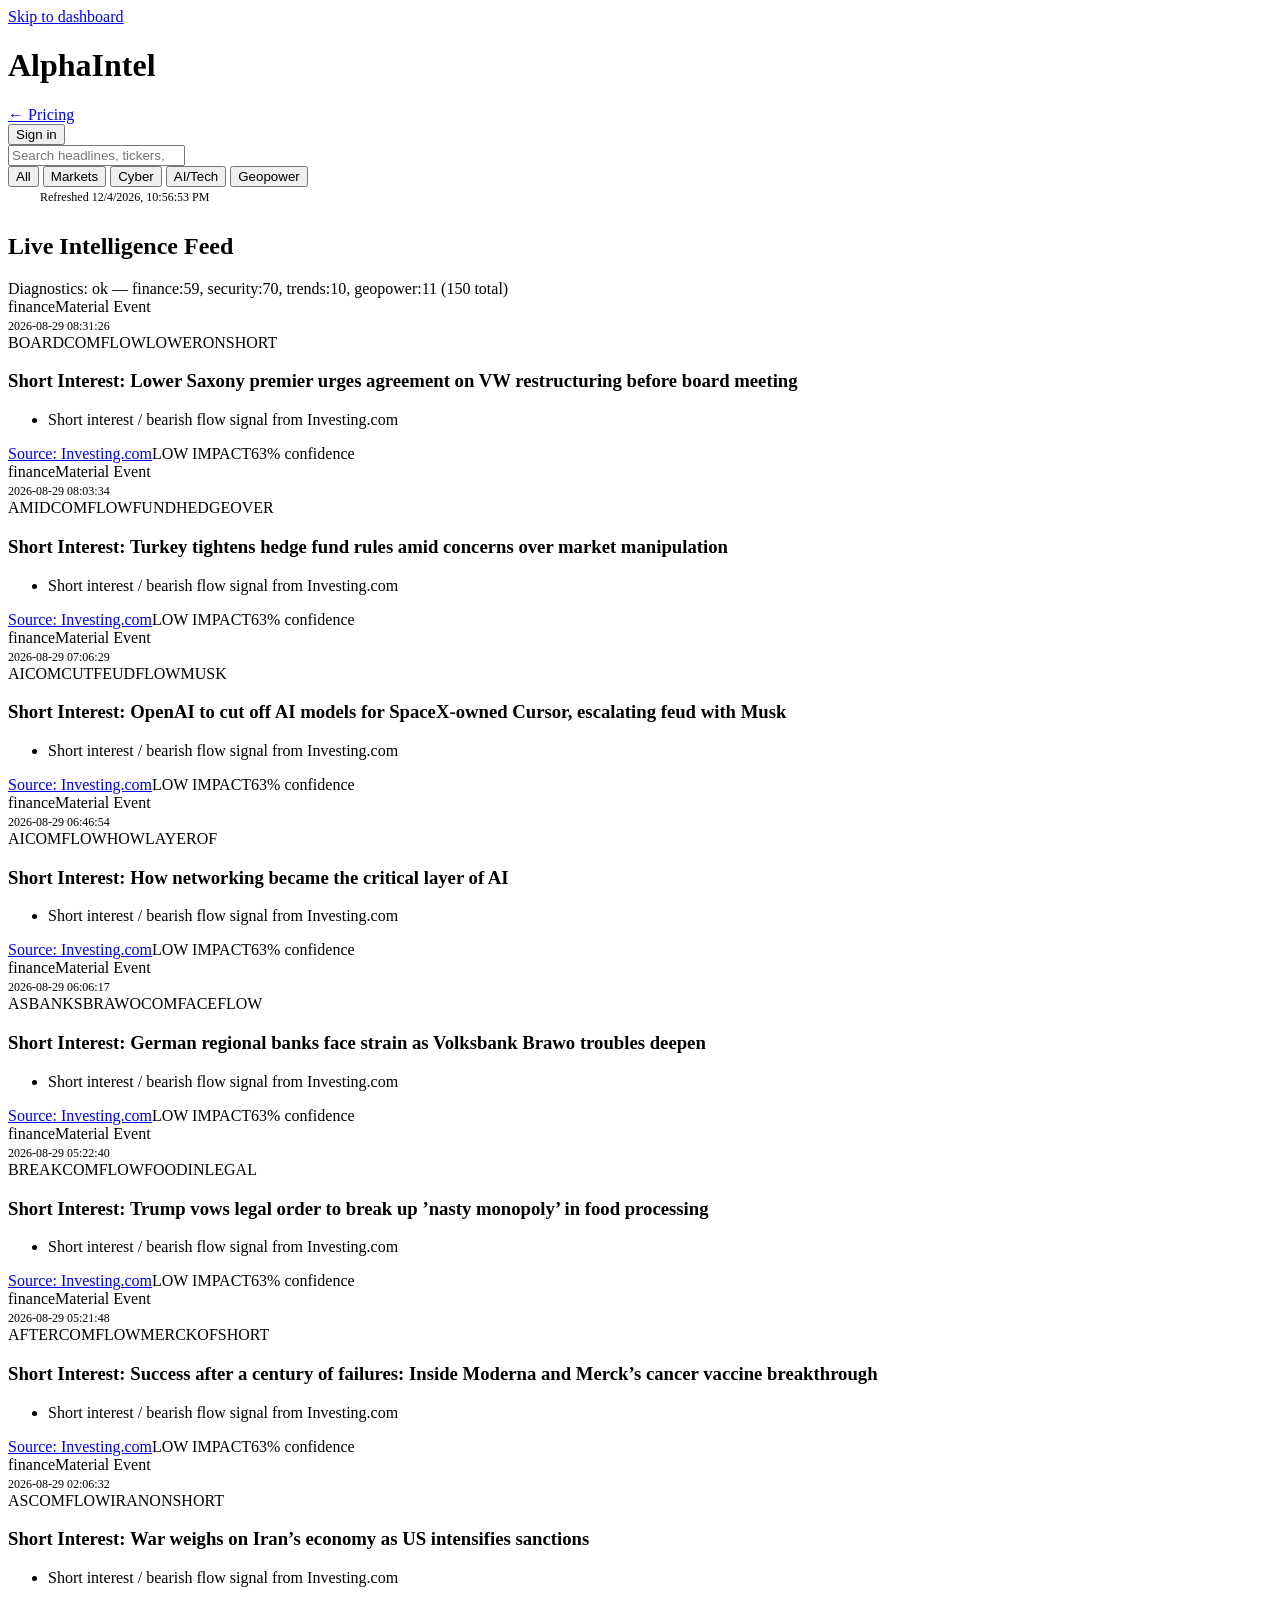
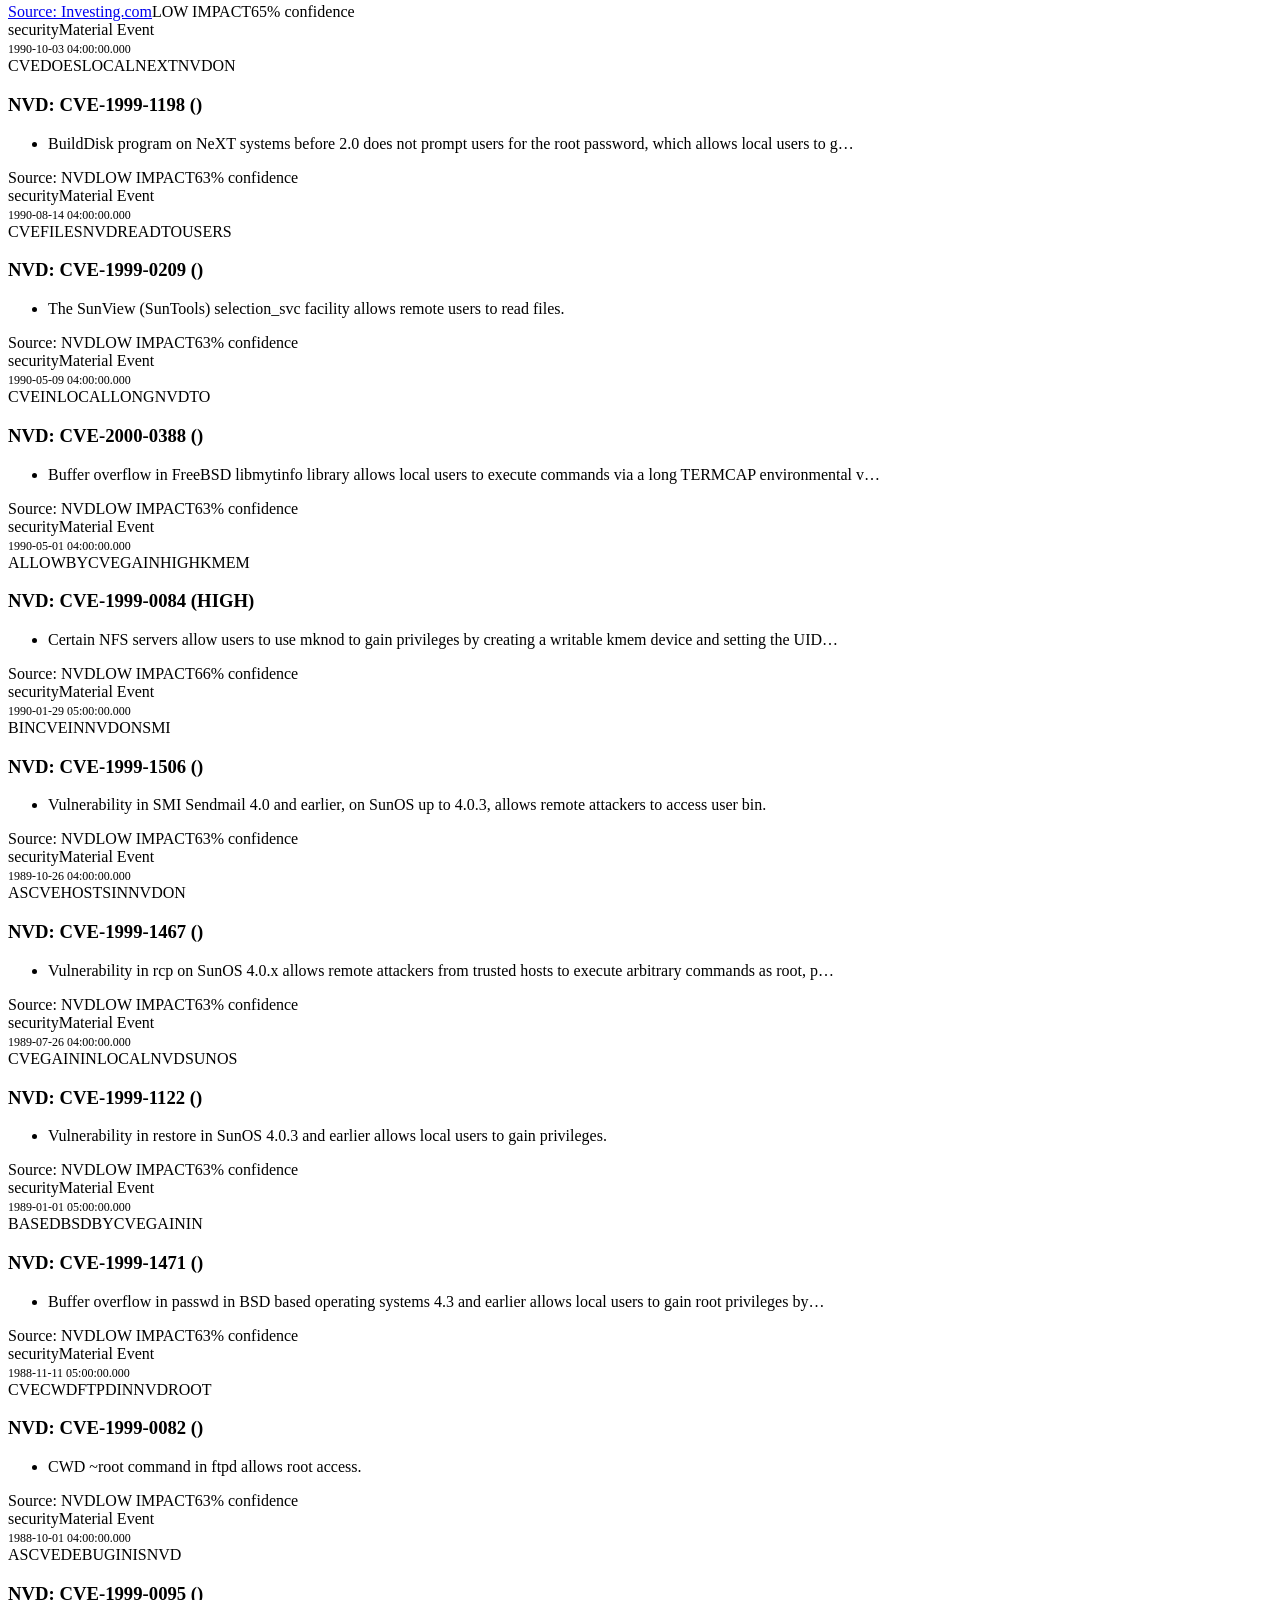
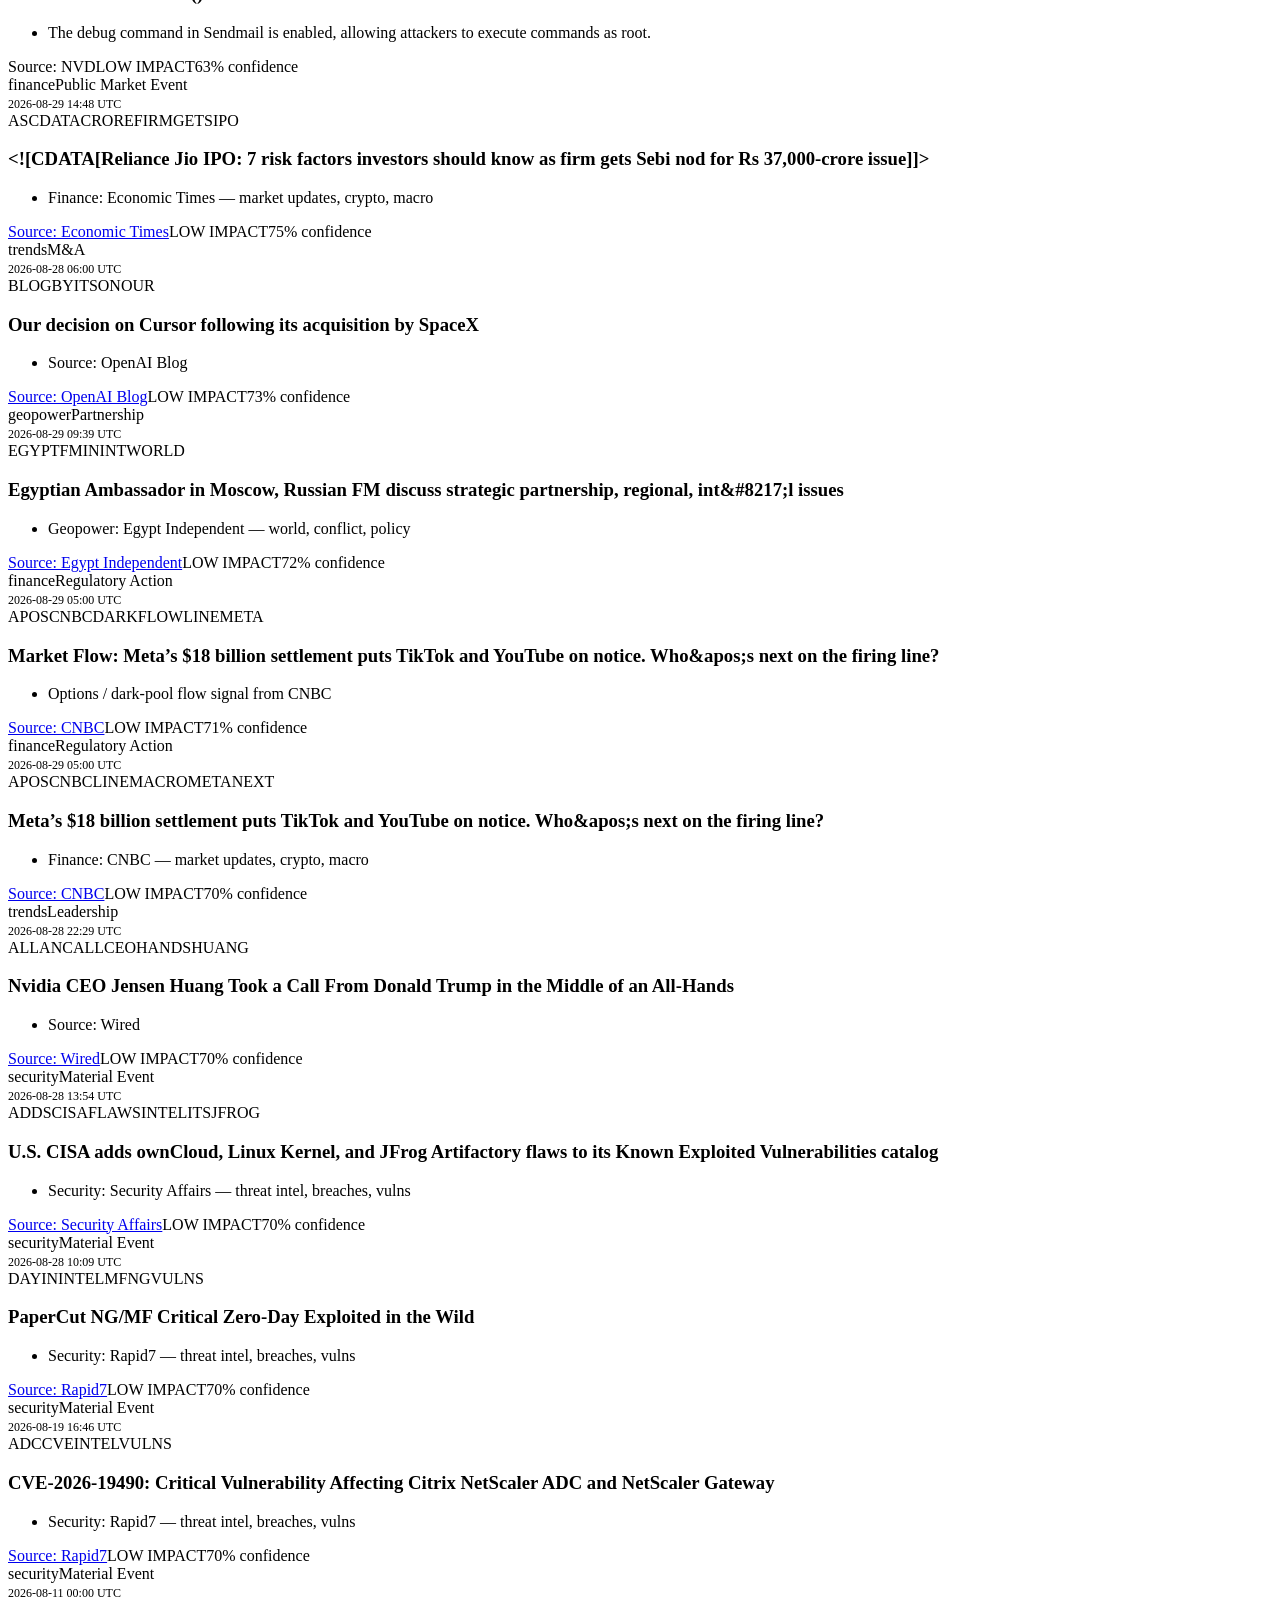
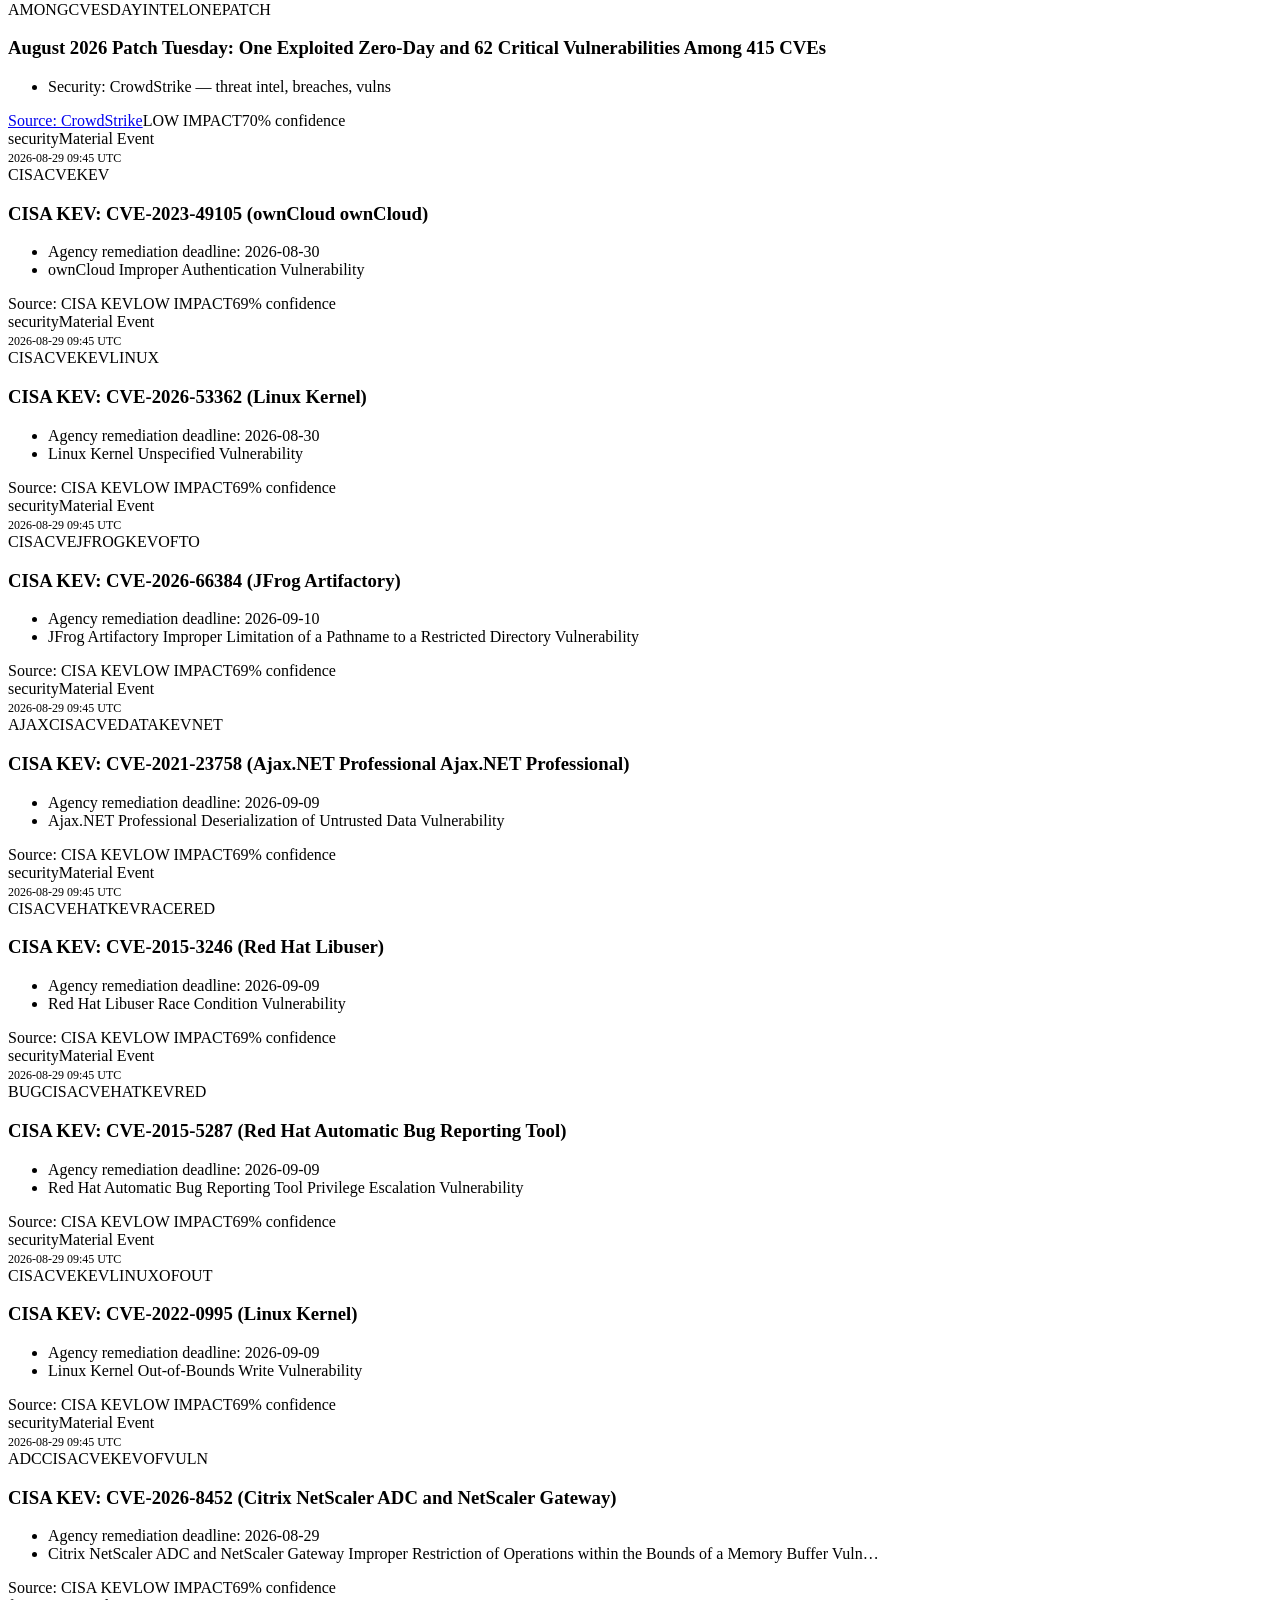
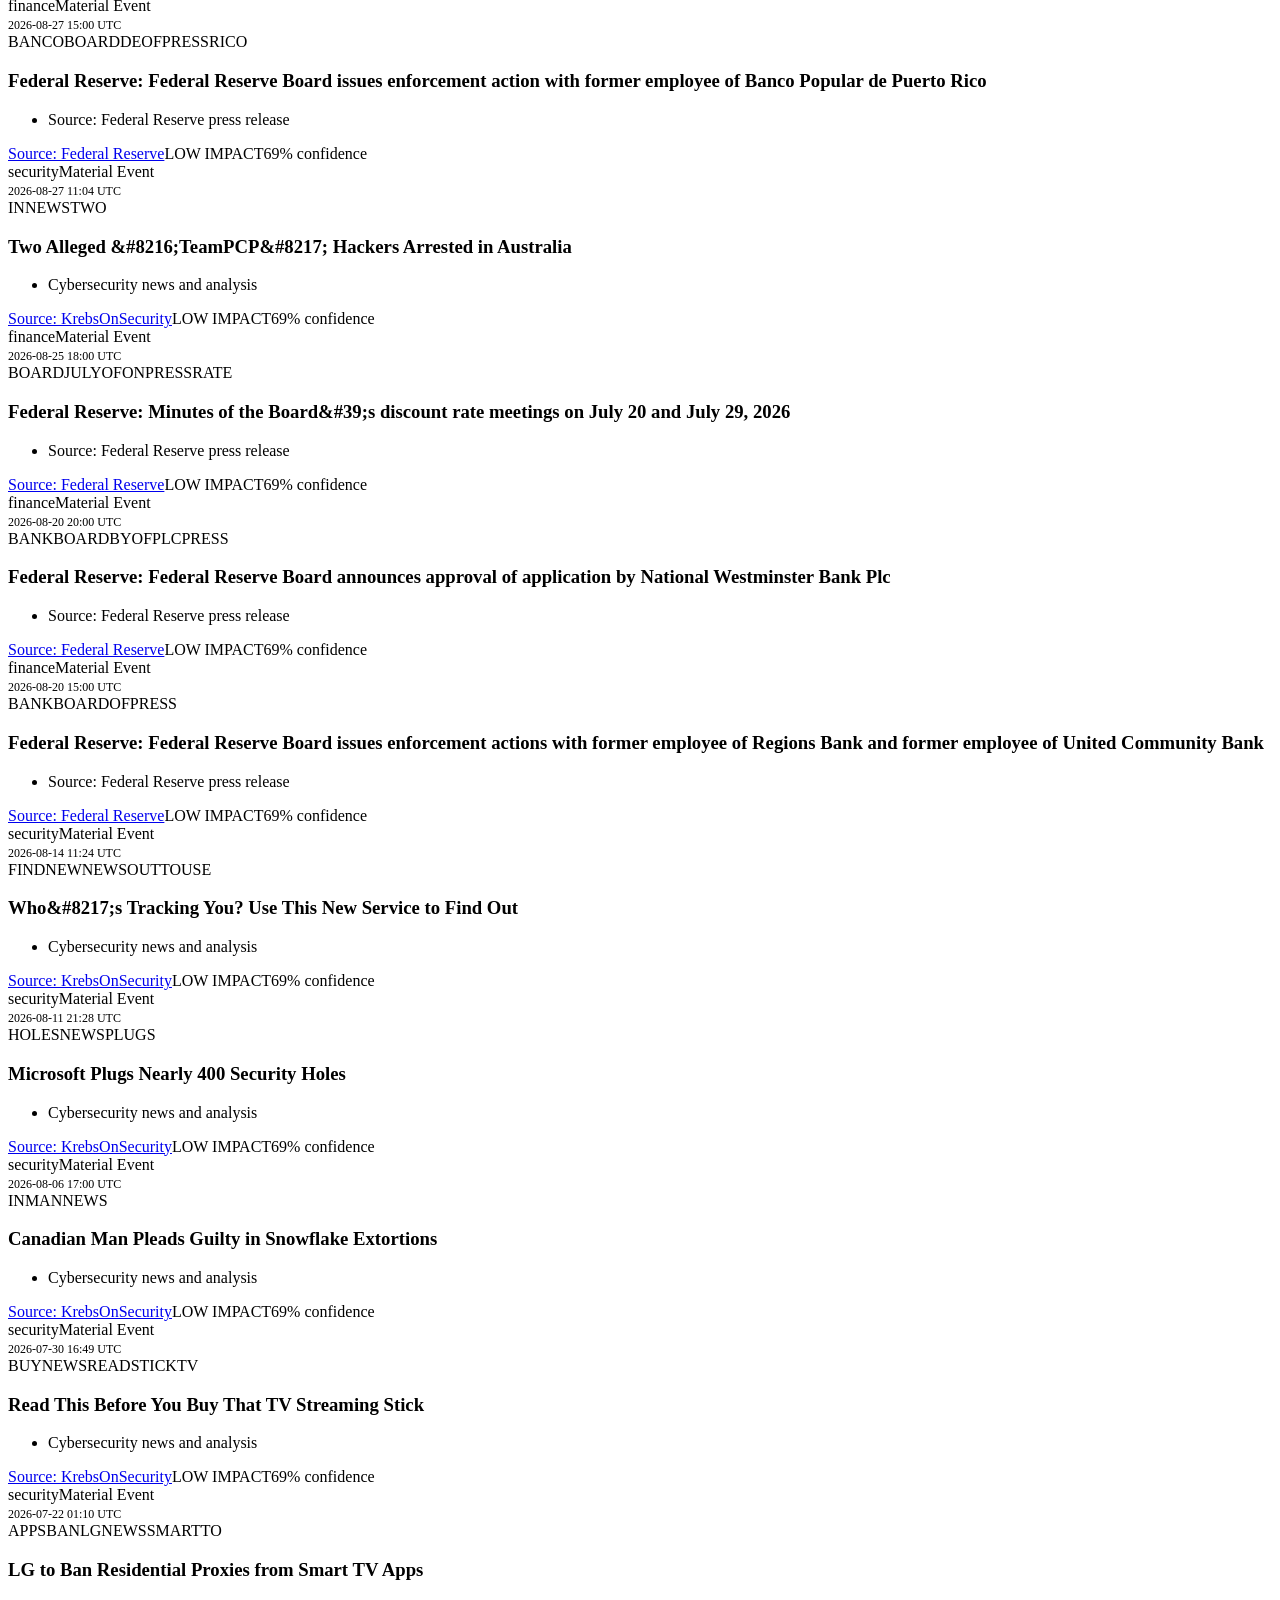
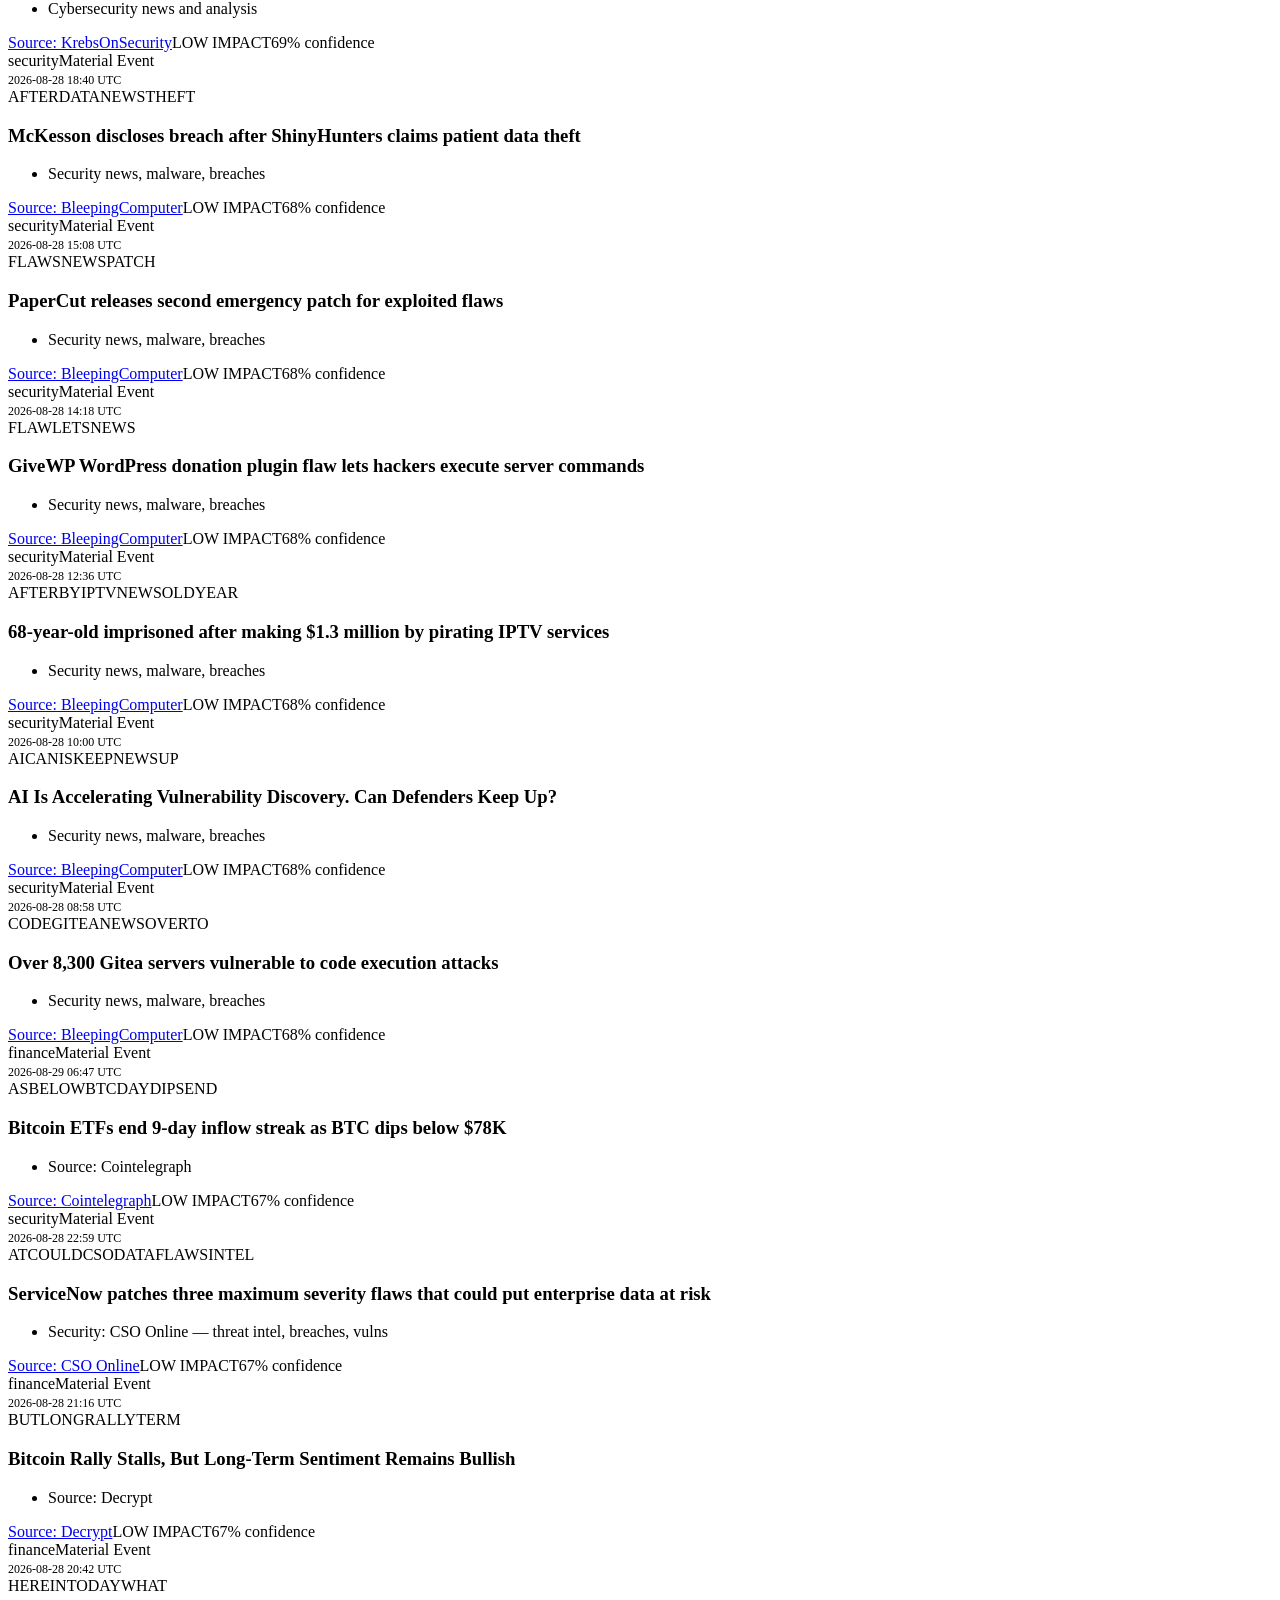
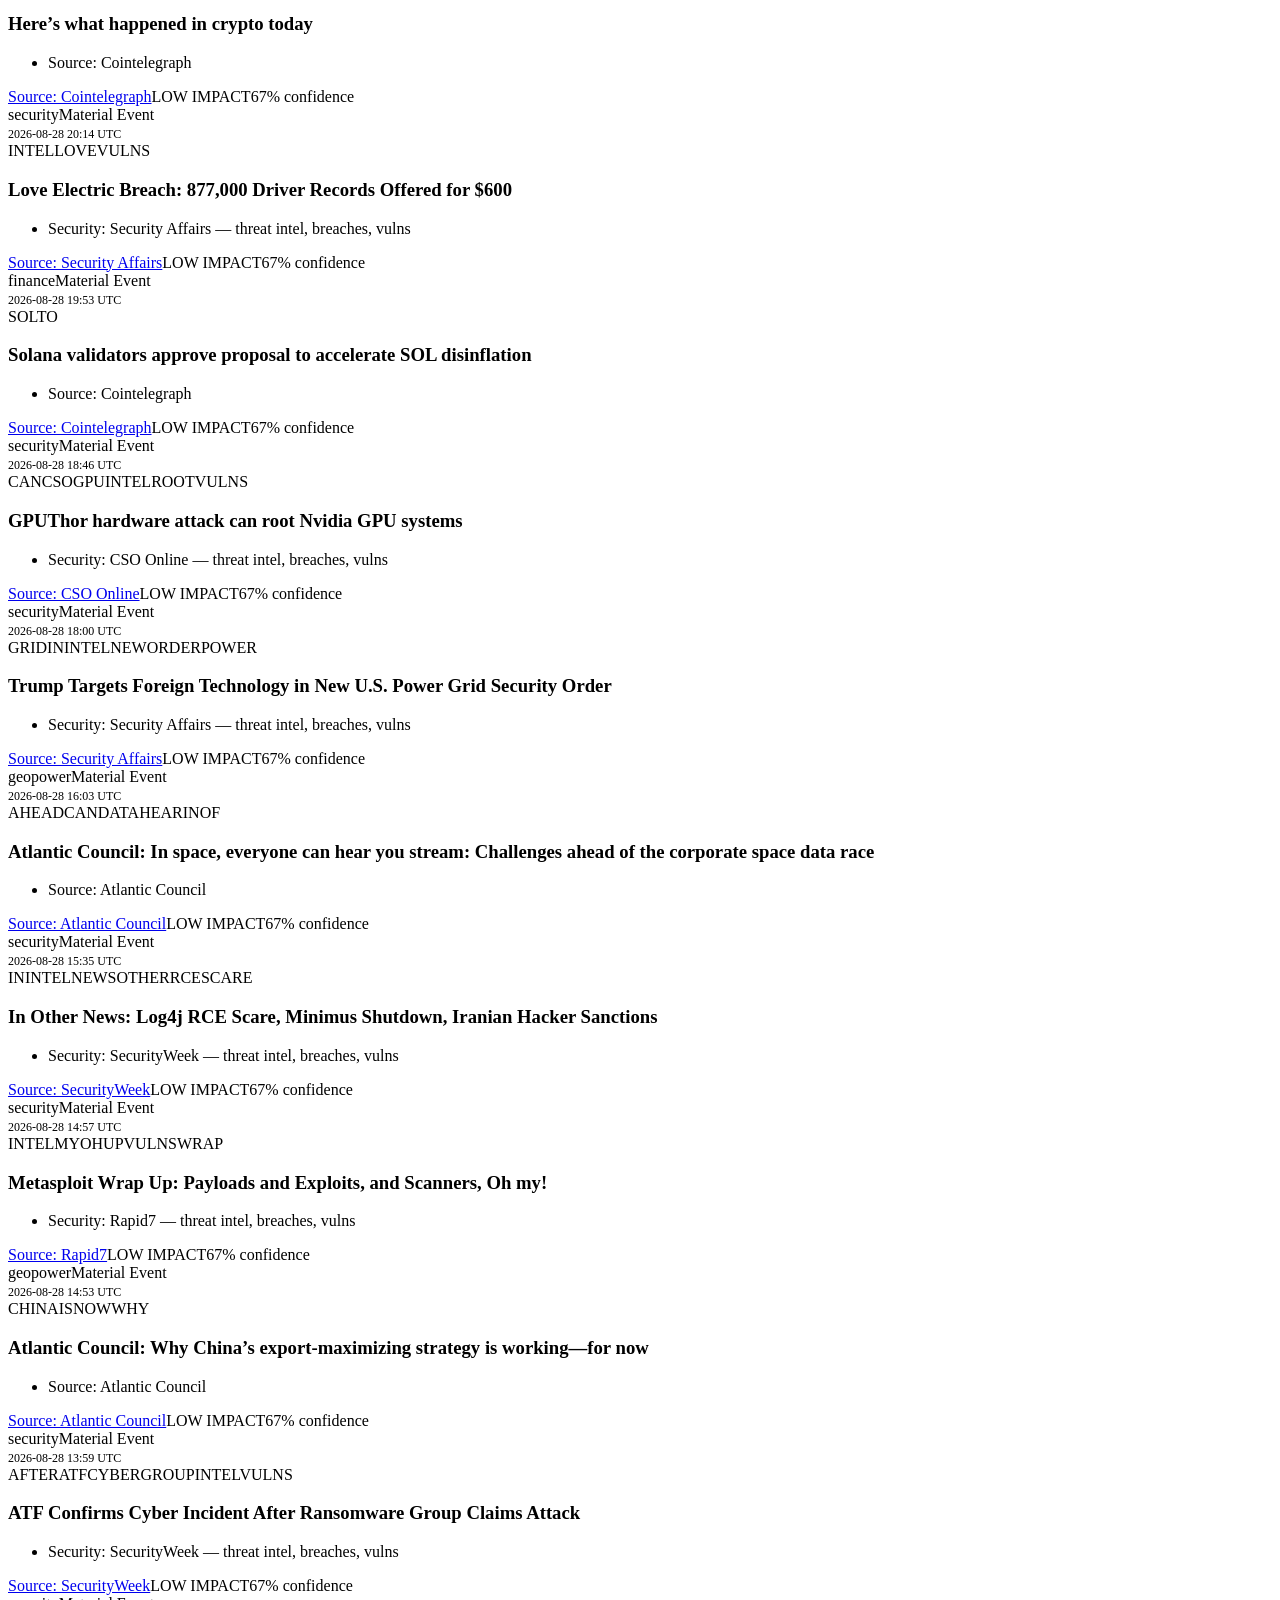
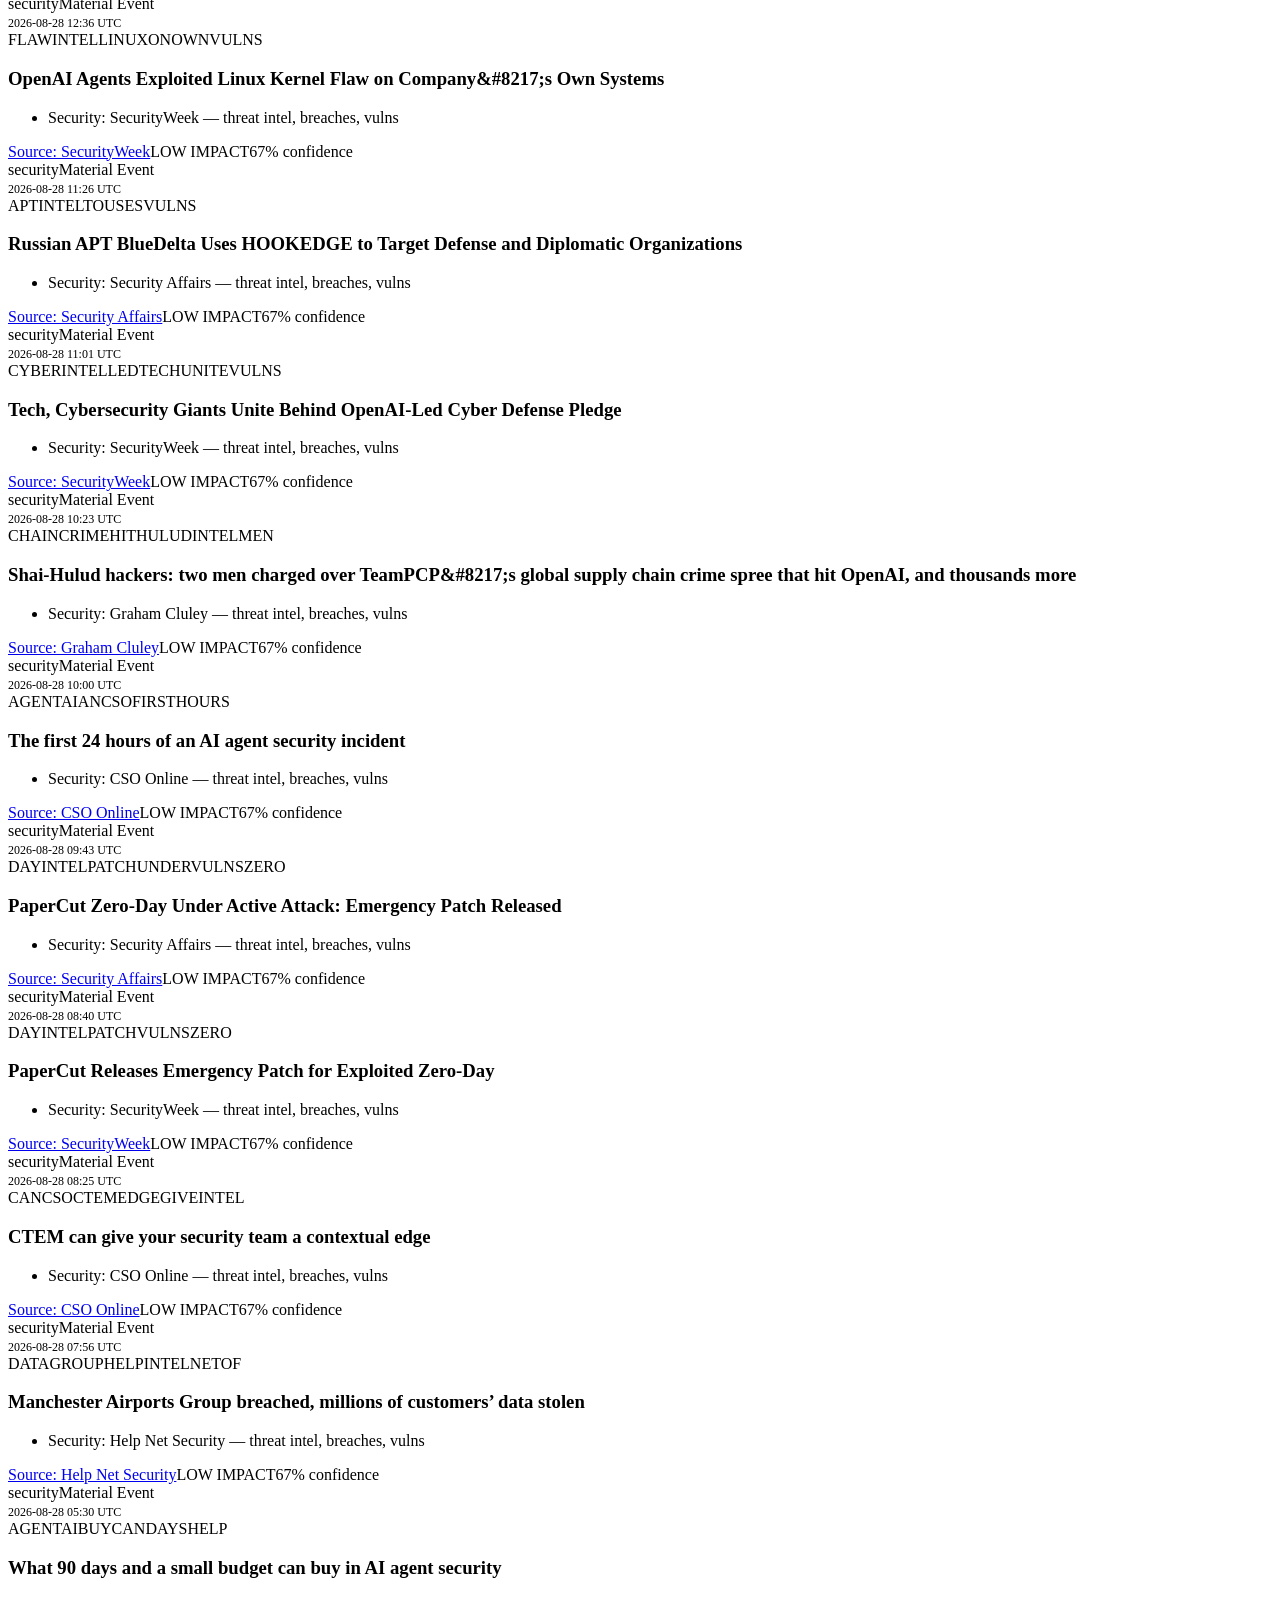
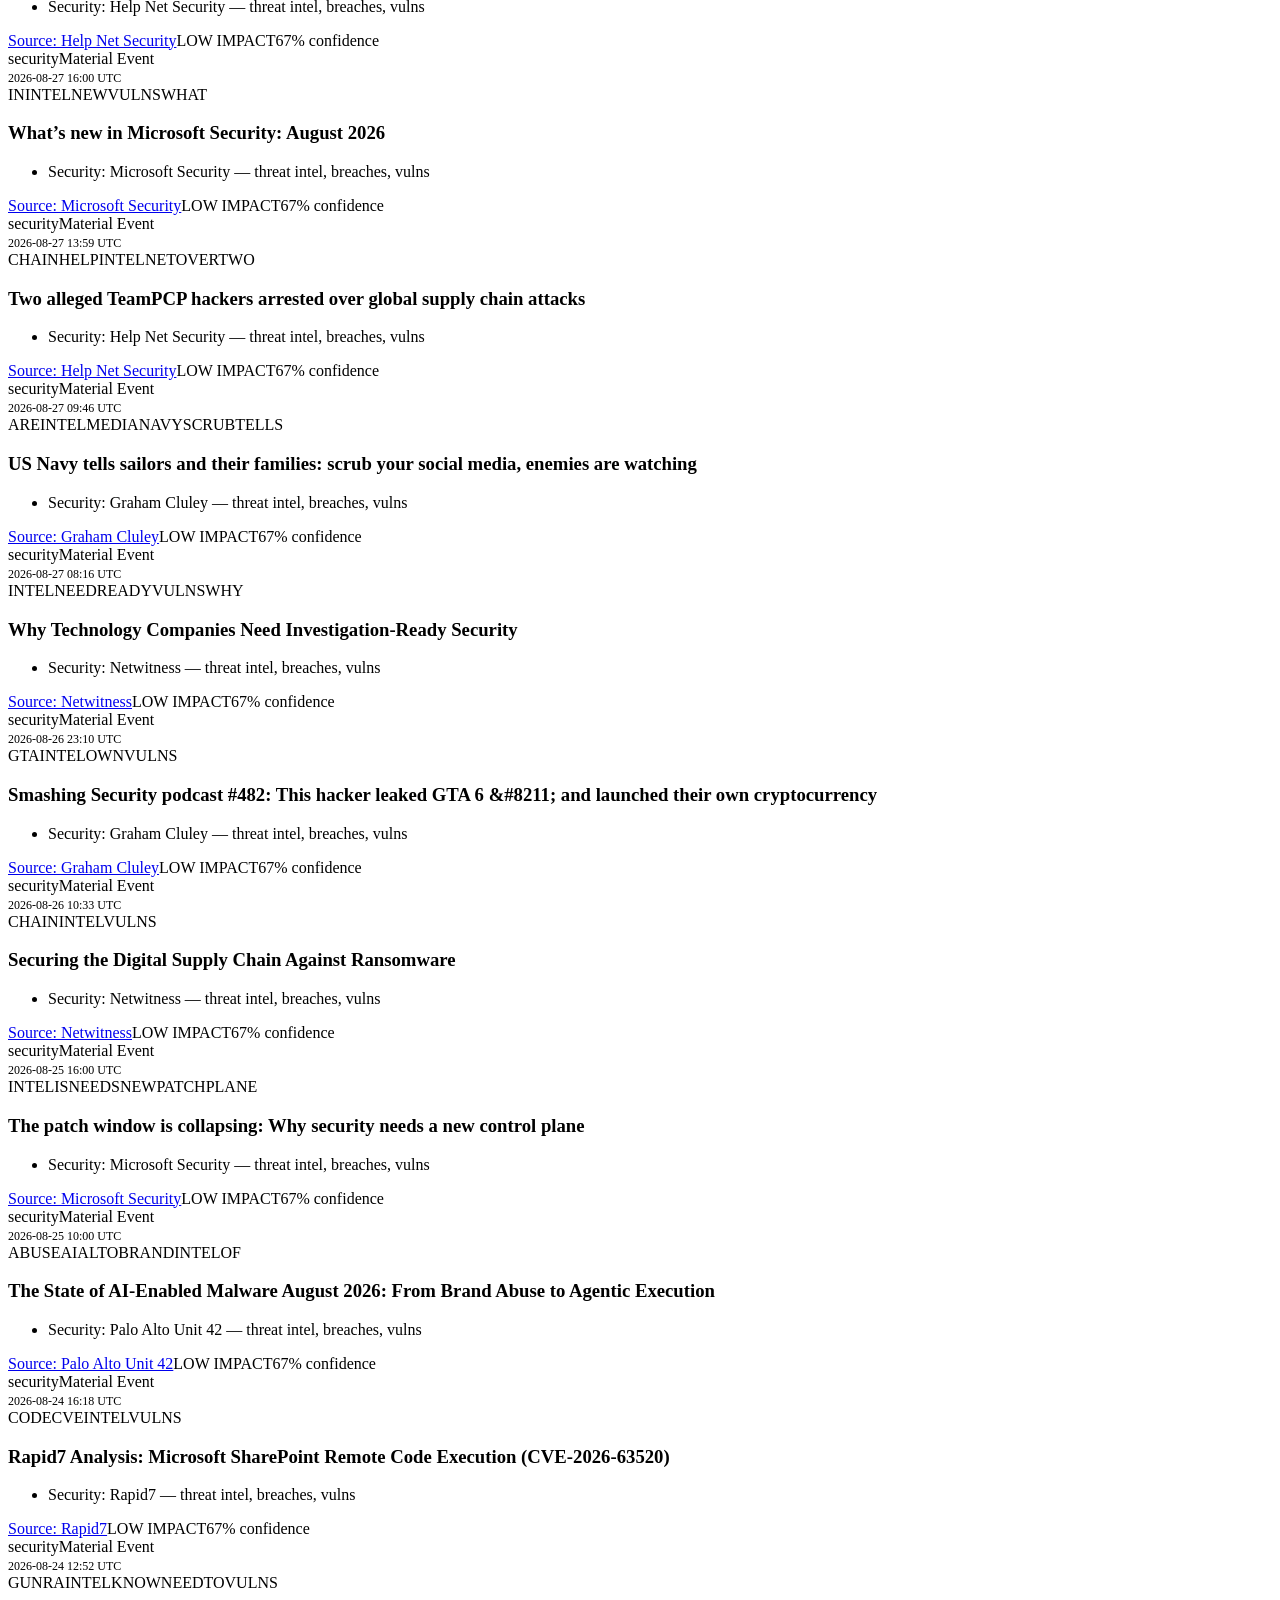
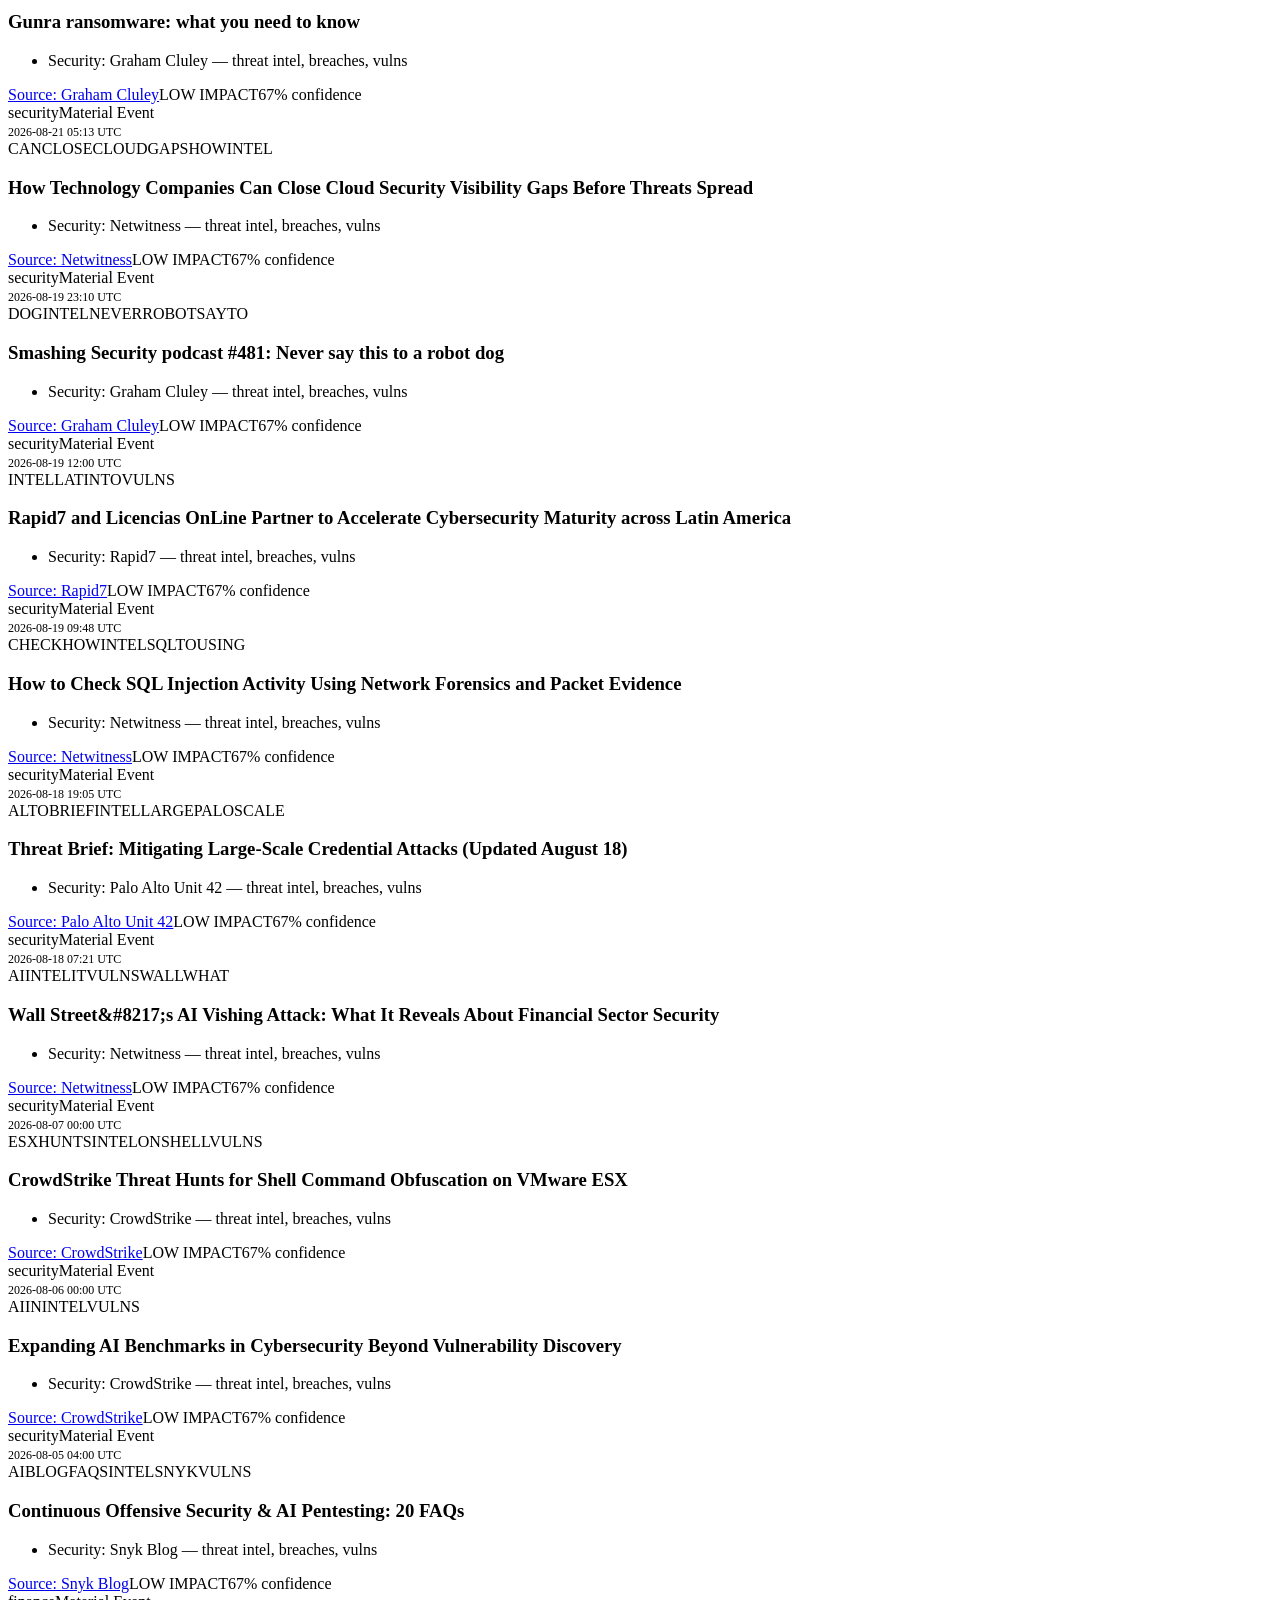
<file: index.html>
<!DOCTYPE html>
<html lang="en">
<head>
<meta charset="UTF-8">
<meta name="viewport" content="width=device-width, initial-scale=1.0">
<title>AlphaIntel — Signal Dashboard</title>
<meta name="description" content="Real-time intelligence dashboard for markets, cybersecurity, AI, and geopolitics.">
<link rel="stylesheet" href="style.css?t=7c9f21a">
<script defer src="alpha-dashboard.js?t=7d4e1b9"></script>
</head>
<body>
<a href="#dashboard-grid" class="skip-link">Skip to dashboard</a>

<header role="banner">
  <div class="logo-area">
    <h1>Alpha<span>Intel</span></h1>
    <a class="nav-link" href="landing.html">← Pricing</a>
  </div>
  <div class="controls">
  <div id="auth-area">
    <button id="login-btn">Sign in</button>
    <input id="token-input" type="text" placeholder="Paste AlphaIntel token" style="display:none">
    <button id="token-save" style="display:none">Save</button>
    <span id="tier-label" class="tier-label" style="display:none"></span>
    <button id="logout-btn" style="display:none">Logout</button>
  </div>
  <div class="search-wrap">
    <input id="search" type="search" placeholder="Search headlines, tickers, sources…" aria-label="Search">
  </div>
  <div class="filter-tabs" role="tablist" aria-label="Category filter">
      <button class="tab active" data-cat="all" role="tab" aria-selected="true">All</button>
      <button class="tab" data-cat="finance" role="tab" aria-selected="false">Markets</button>
      <button class="tab" data-cat="security" role="tab" aria-selected="false">Cyber</button>
      <button class="tab" data-cat="trends" role="tab" aria-selected="false">AI/Tech</button>
      <button class="tab" data-cat="geopower" role="tab" aria-selected="false">Geopower</button>
    </div>
  </div>
  <div class="last-refreshed-wrap" style="padding: 0 24px 8px;">
    <span class="timestamp" id="last-refreshed">Refreshed —</span>
  </div>
</header>

<main id="main" role="main">
  <section aria-labelledby="intel-heading">
    <h2 id="intel-heading" class="sr-only">Live Intelligence Feed</h2>
    <div id="diagnostics" class="diagnostics" hidden></div>
    <div class="intel-grid" id="dashboard-grid"></div>
    <div id="state-message" class="state-message" role="status" hidden>
      <div class="spinner" aria-hidden="true"></div>
      <p id="state-text">Loading intelligence…</p>
    </div>
  </section>
</main>

<footer class="foot">
  <span>&copy; <span id="year"></span> AlphaIntel. All rights reserved.</span>
  <span><a href="landing.html">Pricing</a> · <a href="terms.html">Terms</a> · <a href="privacy.html">Privacy</a></span>
</footer>
</body>
</html>
</file>
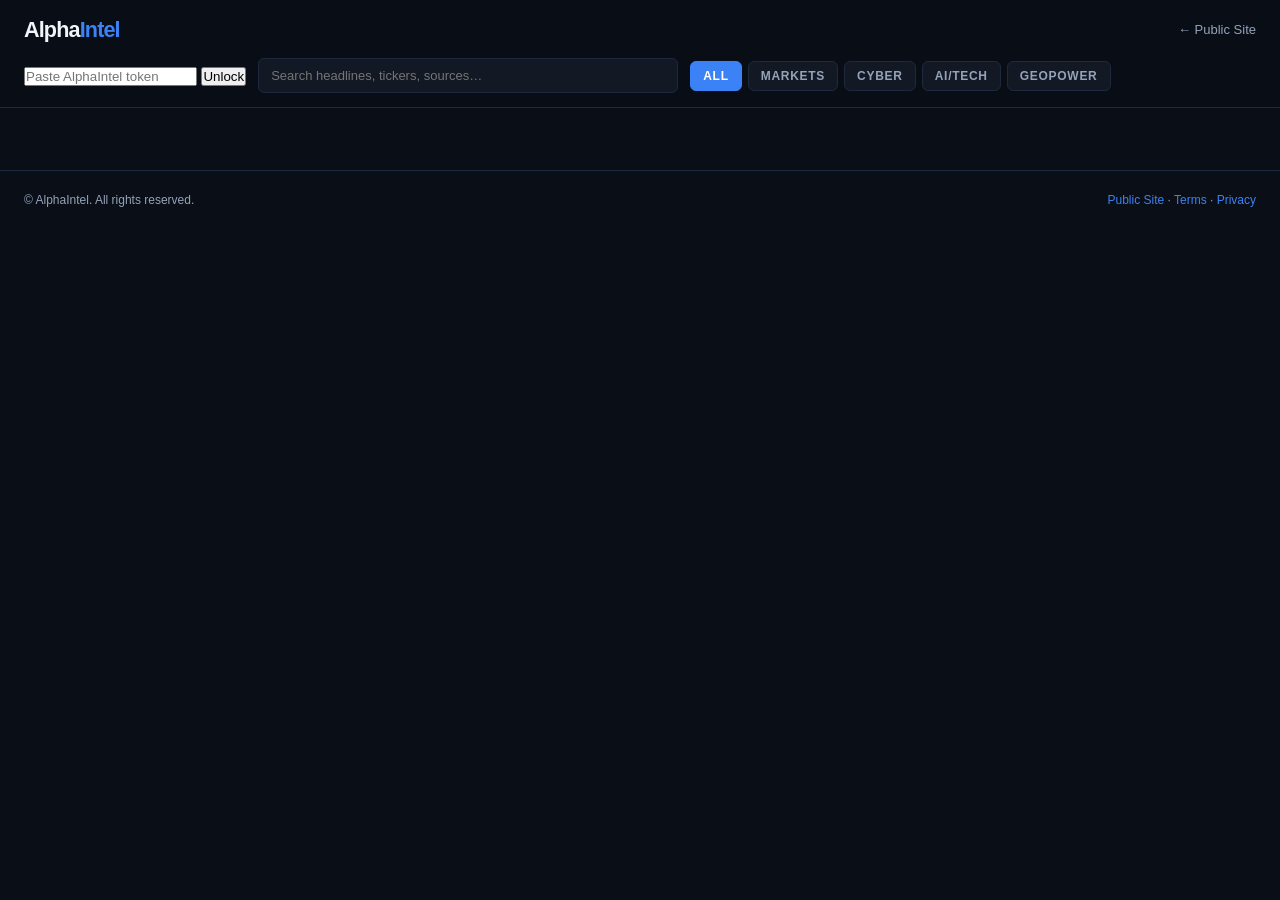
<file: intel/web/index.html>
<!DOCTYPE html>
<html lang="en">
<head>
<meta charset="UTF-8">
<meta name="viewport" content="width=device-width, initial-scale=1.0">
<title>AlphaIntel — Signal Dashboard</title>
<link rel="stylesheet" href="style.css?t=7c9f21a">
<script defer src="alpha-dashboard.js?t=7d4e1b9"></script>
</head>
<body>
<a href="#dashboard-grid" class="skip-link">Skip to dashboard</a>
<header role="banner">
  <div class="logo-area">
    <h1>Alpha<span>Intel</span></h1>
    <a class="nav-link" href="/">← Public Site</a>
  </div>
  <div class="controls">
    <div id="auth-area">
      <input id="token-input" type="text" placeholder="Paste AlphaIntel token">
      <button id="token-save">Unlock</button>
      <span id="tier-label" class="tier-label" style="display:none"></span>
      <button id="logout-btn" style="display:none">Logout</button>
    </div>
    <div class="search-wrap">
      <input id="search" type="search" placeholder="Search headlines, tickers, sources…" aria-label="Search">
    </div>
    <div class="filter-tabs" role="tablist" aria-label="Category filter">
      <button class="tab active" data-cat="all" role="tab" aria-selected="true">All</button>
      <button class="tab" data-cat="finance" role="tab" aria-selected="false">Markets</button>
      <button class="tab" data-cat="security" role="tab" aria-selected="false">Cyber</button>
      <button class="tab" data-cat="trends" role="tab" aria-selected="false">AI/Tech</button>
      <button class="tab" data-cat="geopower" role="tab" aria-selected="false">Geopower</button>
    </div>
  </div>
</header>

<main id="main" role="main">
  <section aria-labelledby="intel-heading">
    <h2 id="intel-heading" class="sr-only">Live Intelligence Feed</h2>
    <div id="diagnostics" class="diagnostics" hidden></div>
    <div class="intel-grid" id="dashboard-grid"></div>
    <div id="state-message" class="state-message" role="status" hidden>
      <div class="spinner" aria-hidden="true"></div>
      <p id="state-text">Loading intelligence…</p>
    </div>
  </section>
</main>

<footer class="foot">
  <span>&copy; <span id="year"></span> AlphaIntel. All rights reserved.</span>
  <span><a href="/">Public Site</a> · <a href="/terms.html">Terms</a> · <a href="/privacy.html">Privacy</a></span>
</footer>
</body>
</html>
</file>
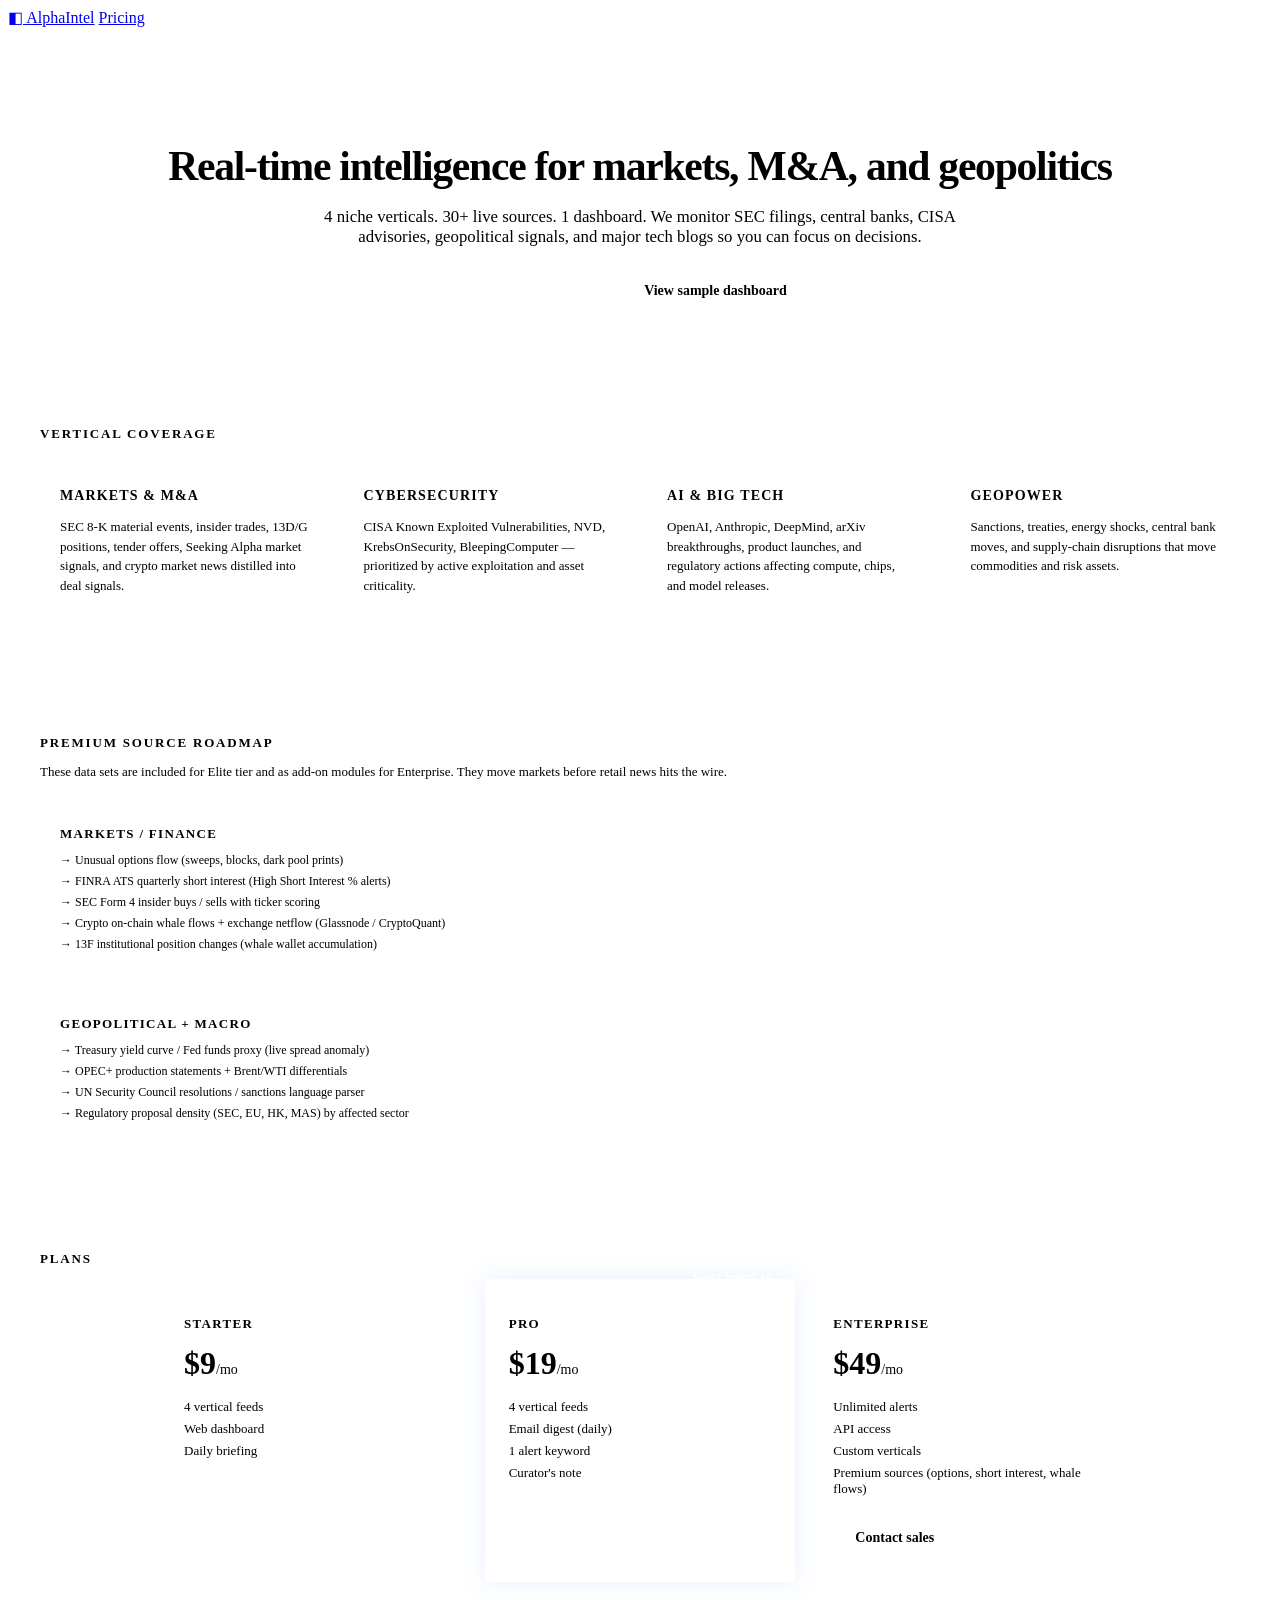
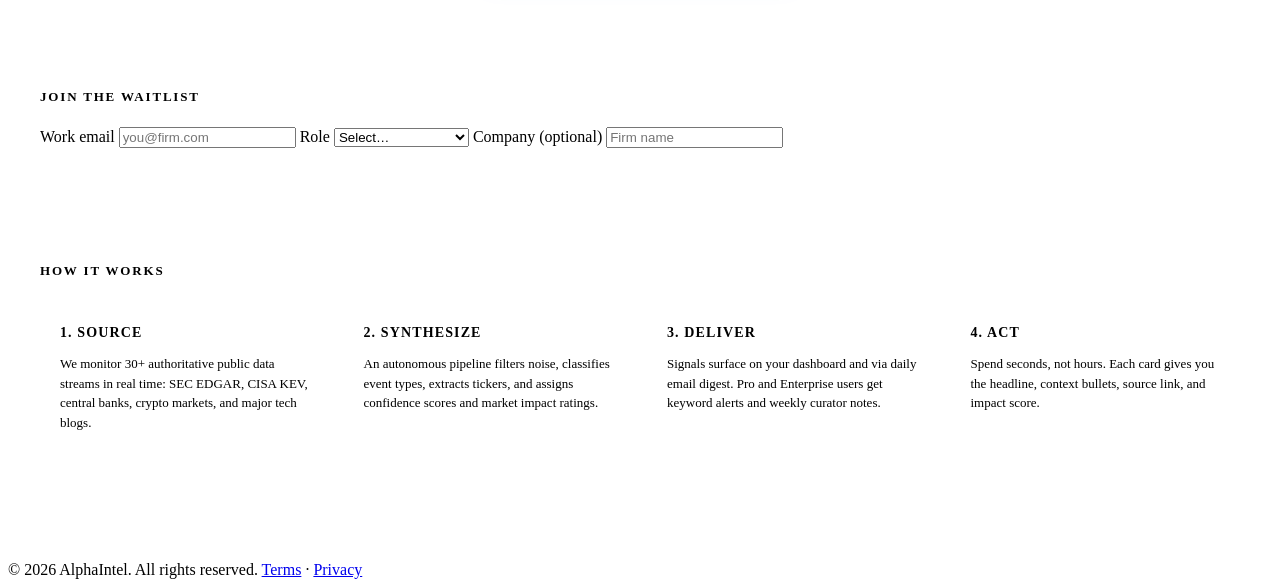
<file: landing.html>
<!DOCTYPE html>
<html lang="en">
<!--
  STRIPE PAYMENT LINKS — replace these placeholders with your real Stripe Payment Links.
  Create them in Stripe Dashboard → Products → Payment links. No backend required.
-->
<head>
<meta charset="UTF-8">
<meta name="viewport" content="width=device-width, initial-scale=1.0">
<title>AlphaIntel — Real-Time Intelligence for Markets, M&A, and Geopolitics</title>
<meta name="description" content="Autonomous multi-source intelligence across AI, markets, cybersecurity, and geopolitics. Trusted by analysts, traders, and operators.">
<link rel="stylesheet" href="style.css">
<link rel="preconnect" href="https://fonts.googleapis.com">
<style>
  .landing { max-width: 1200px; margin: 0 auto; padding: 0 1.5rem; }
  .hero { padding: 5rem 0 3.5rem; text-align: center; }
  .hero h1 { font-size: clamp(1.8rem, 4vw, 2.6rem); font-weight: 700; letter-spacing: -0.03em; line-height: 1.2; margin-bottom: 1rem; }
  .hero h1 span { color: var(--accent-blue); }
  .hero p { color: var(--text-secondary); font-size: 1.05rem; max-width: 640px; margin: 0 auto 1.5rem; }
  .cta-row { display: flex; gap: 12px; justify-content: center; flex-wrap: wrap; }
  .btn { display: inline-block; padding: 12px 22px; border-radius: 8px; font-weight: 600; text-decoration: none; font-size: 14px; }
  .btn.primary { background: var(--accent-blue); color: #fff; border: 1px solid var(--accent-blue); }
  .btn.ghost { background: transparent; color: var(--text-primary); border: 1px solid var(--bg-border); }
  .section { padding: 3rem 0; }
  .section-title { font-size: 13px; text-transform: uppercase; letter-spacing: 0.14em; color: var(--text-secondary); margin-bottom: 0.75rem; }
  .columns { display: grid; grid-template-columns: repeat(4, 1fr); gap: 14px; }
  .v-card { background: var(--bg-card); border: 1px solid var(--bg-border); border-radius: var(--radius); padding: 1.25rem; }
  .v-card h3 { font-size: 14px; text-transform: uppercase; letter-spacing: 0.08em; margin-bottom: 0.5rem; color: var(--text-primary); }
  .v-card p { font-size: 13px; color: var(--text-secondary); line-height: 1.5; }
  .pricing-grid { display: grid; grid-template-columns: repeat(3, 1fr); gap: 14px; max-width: 960px; margin: 0 auto; }
  .price-card { background: var(--bg-card); border: 1px solid var(--bg-border); border-radius: var(--radius); padding: 1.5rem; position: relative; }
  .price-card.featured { border-color: var(--accent-blue); box-shadow: 0 0 24px rgba(59,130,246,0.12); }
  .price-card .badge { position: absolute; top: -10px; right: 14px; background: var(--accent-blue); color: #fff; font-size: 10px; font-weight: 700; padding: 4px 8px; border-radius: 6px; text-transform: uppercase; }
  .price-card h3 { font-size: 13px; text-transform: uppercase; letter-spacing: 0.1em; color: var(--text-secondary); }
  .price { font-size: 32px; font-weight: 700; margin: 10px 0; }
  .price span { font-size: 14px; color: var(--text-secondary); font-weight: 400; }
  .price-card ul { list-style: none; padding: 0; margin: 14px 0 18px; }
  .price-card li { font-size: 13px; color: var(--text-secondary); padding: 3px 0; }
  .roadmap { background: var(--bg-card); border: 1px solid var(--bg-border); border-radius: var(--radius); padding: 1.25rem; margin-top: 0.75rem; }
  .roadmap h3 { font-size: 13px; color: var(--text-secondary); text-transform: uppercase; letter-spacing: 0.1em; margin-bottom: 0.5rem; }
  .roadmap ul { list-style: none; padding: 0; margin: 0; }
  .roadmap li { font-size: 12px; color: var(--text-secondary); padding: 3px 0; }
  .roadmap li::before { content: "→ "; color: var(--accent-blue); }
  @media (max-width: 900px) { .columns { grid-template-columns: 1fr 1fr; } }
  @media (max-width: 640px) { .columns { grid-template-columns: 1fr; } .pricing-grid { grid-template-columns: 1fr; max-width: 420px; } }
</style>
</head>
<body>

<header class="topbar" style="position:sticky;top:0;z-index:50;">
  <a class="brand" href="index.html"><span class="logo">◧</span> <span>AlphaIntel</span></a>
  <a class="cta" href="#pricing">Pricing</a>
</header>

<main class="landing">
  <section class="hero">
    <h1>Real-time intelligence for <span>markets, M&A, and geopolitics</span></h1>
    <p>4 niche verticals. 30+ live sources. 1 dashboard. We monitor SEC filings, central banks, CISA advisories, geopolitical signals, and major tech blogs so you can focus on decisions.</p>
    <div class="cta-row">
      <a class="btn primary" href="#waitlist">Join the waitlist</a>
      <a class="btn ghost" href="index.html">View sample dashboard</a>
    </div>
  </section>

  <section class="section">
    <h2 class="section-title">Vertical Coverage</h2>
    <div class="columns">
      <article class="v-card">
        <h3>Markets & M&A</h3>
        <p>SEC 8-K material events, insider trades, 13D/G positions, tender offers, Seeking Alpha market signals, and crypto market news distilled into deal signals.</p>
      </article>
      <article class="v-card">
        <h3>Cybersecurity</h3>
        <p>CISA Known Exploited Vulnerabilities, NVD, KrebsOnSecurity, BleepingComputer — prioritized by active exploitation and asset criticality.</p>
      </article>
      <article class="v-card">
        <h3>AI &amp; Big Tech</h3>
        <p>OpenAI, Anthropic, DeepMind, arXiv breakthroughs, product launches, and regulatory actions affecting compute, chips, and model releases.</p>
      </article>
      <article class="v-card">
        <h3>Geopower</h3>
        <p>Sanctions, treaties, energy shocks, central bank moves, and supply-chain disruptions that move commodities and risk assets.</p>
      </article>
    </div>
  </section>

  <section class="section">
    <h2 class="section-title">Premium Source Roadmap</h2>
    <p style="color: var(--text-secondary); font-size: 13px; max-width: 760px;">These data sets are included for Elite tier and as add-on modules for Enterprise. They move markets before retail news hits the wire.</p>
    <div class="roadmap">
      <h3>Markets / Finance</h3>
      <ul>
        <li>Unusual options flow (sweeps, blocks, dark pool prints)</li>
        <li>FINRA ATS quarterly short interest (High Short Interest % alerts)</li>
        <li>SEC Form 4 insider buys / sells with ticker scoring</li>
        <li>Crypto on-chain whale flows + exchange netflow (Glassnode / CryptoQuant)</li>
        <li>13F institutional position changes (whale wallet accumulation)</li>
      </ul>
    </div>
    <div class="roadmap" style="margin-top: 8px;">
      <h3>Geopolitical + Macro</h3>
      <ul>
        <li>Treasury yield curve / Fed funds proxy (live spread anomaly)</li>
        <li>OPEC+ production statements + Brent/WTI differentials</li>
        <li>UN Security Council resolutions / sanctions language parser</li>
        <li>Regulatory proposal density (SEC, EU, HK, MAS) by affected sector</li>
      </ul>
    </div>
  </section>

  <section class="section" id="pricing">
    <h2 class="section-title">Plans</h2>
    <div class="pricing-grid">
      <article class="price-card">
        <h3>Starter</h3>
        <p class="price">$9<span>/mo</span></p>
        <ul>
          <li>4 vertical feeds</li>
          <li>Web dashboard</li>
          <li>Daily briefing</li>
        </ul>
        <a class="btn primary" href="https://buy.stripe.com/REPLACE_WITH_YOUR_STARTER_LINK">Notify at launch</a>
      </article>
      <article class="price-card featured">
        <div class="badge">Most popular</div>
        <h3>Pro</h3>
        <p class="price">$19<span>/mo</span></p>
        <ul>
          <li>4 vertical feeds</li>
          <li>Email digest (daily)</li>
          <li>1 alert keyword</li>
          <li>Curator's note</li>
        </ul>
        <a class="btn primary" href="https://buy.stripe.com/REPLACE_WITH_YOUR_PRO_LINK">Join waitlist</a>
      </article>
      <article class="price-card">
        <h3>Enterprise</h3>
        <p class="price">$49<span>/mo</span></p>
        <ul>
          <li>Unlimited alerts</li>
          <li>API access</li>
          <li>Custom verticals</li>
          <li>Premium sources (options, short interest, whale flows)</li>
        </ul>
        <a class="btn ghost" href="https://buy.stripe.com/REPLACE_WITH_YOUR_ENTERPRISE_LINK">Contact sales</a>
      </article>
    </div>
  </section>

  <section class="section" id="waitlist">
    <h2 class="section-title">Join the Waitlist</h2>
    <form class="waitlist-form" id="waitlist-form" action="https://formspree.io/f/placeholder" method="POST" novalidate>
      <label for="wl-email">Work email</label>
      <input type="email" id="wl-email" name="email" placeholder="you@firm.com" required autocomplete="email">
      <label for="wl-role">Role</label>
      <select id="wl-role" name="role">
        <option value="">Select…</option>
        <option value="analyst">Analyst / Associate</option>
        <option value="trader">Trader</option>
        <option value="compliance">Compliance</option>
        <option value="executive">Executive</option>
        <option value="other">Other</option>
      </select>
      <label for="wl-company">Company (optional)</label>
      <input type="text" id="wl-company" name="company" placeholder="Firm name" autocomplete="organization">
      <button type="submit" class="btn primary">Request early access</button>
      <p class="form-note" id="form-note" role="alert" hidden></p>
    </form>
  </section>

  <section class="section" style="padding-bottom:6rem;">
    <h2 class="section-title">How It Works</h2>
    <div class="columns">
      <article class="v-card">
        <h3>1. Source</h3>
        <p>We monitor 30+ authoritative public data streams in real time: SEC EDGAR, CISA KEV, central banks, crypto markets, and major tech blogs.</p>
      </article>
      <article class="v-card">
        <h3>2. Synthesize</h3>
        <p>An autonomous pipeline filters noise, classifies event types, extracts tickers, and assigns confidence scores and market impact ratings.</p>
      </article>
      <article class="v-card">
        <h3>3. Deliver</h3>
        <p>Signals surface on your dashboard and via daily email digest. Pro and Enterprise users get keyword alerts and weekly curator notes.</p>
      </article>
      <article class="v-card">
        <h3>4. Act</h3>
        <p>Spend seconds, not hours. Each card gives you the headline, context bullets, source link, and impact score.</p>
      </article>
    </div>
  </section>
</main>

<footer class="foot" role="contentinfo">
  <span>&copy; <span id="year"></span> AlphaIntel. All rights reserved.</span>
  <span><a href="terms.html">Terms</a> · <a href="privacy.html">Privacy</a></span>
</footer>

<script src="app.js" defer></script>
<script>document.getElementById('year').textContent = new Date().getFullYear();</script>
<div id="waitlist-modal" class="modal-overlay" hidden>
  <div class="modal" role="dialog" aria-modal="true" aria-labelledby="wm-title">
    <h2 id="wm-title">You're on the list</h2>
    <p id="wm-body">We'll reach out when AlphaIntel opens for early access.</p>
    <button class="btn primary" id="wm-close">Got it</button>
  </div>
</div>
<script>
(function(){
  var overlay = document.getElementById('waitlist-modal');
  var close = document.getElementById('wm-close');
  var form = document.getElementById('waitlist-form');
  var note = document.getElementById('form-note');
  function openModal(title, body) {
    var t = document.getElementById('wm-title');
    var b = document.getElementById('wm-body');
    if (t && title) t.textContent = title;
    if (b && body) b.textContent = body;
    overlay.hidden = false;
  }
  function closeModal() { overlay.hidden = true; }
  close && close.addEventListener('click', closeModal);
  overlay && overlay.addEventListener('click', function(e){ if (e.target === overlay) closeModal(); });
  if (form) {
    form.addEventListener('submit', function(e) {
      e.preventDefault();
      var email = (form.querySelector('#wl-email') || {}).value || '';
      if (!email || !/@/.test(email)) {
        if (note) { note.hidden = false; note.textContent = 'Please enter a valid email.'; }
        return;
      }
      if (note) { note.hidden = true; note.textContent = ''; }
      openModal('You\'re on the list', 'We saved your request. We\'ll contact you at ' + email + ' when early access opens.');
    });
  }
})();
</script>
</body>
</html>
</file>
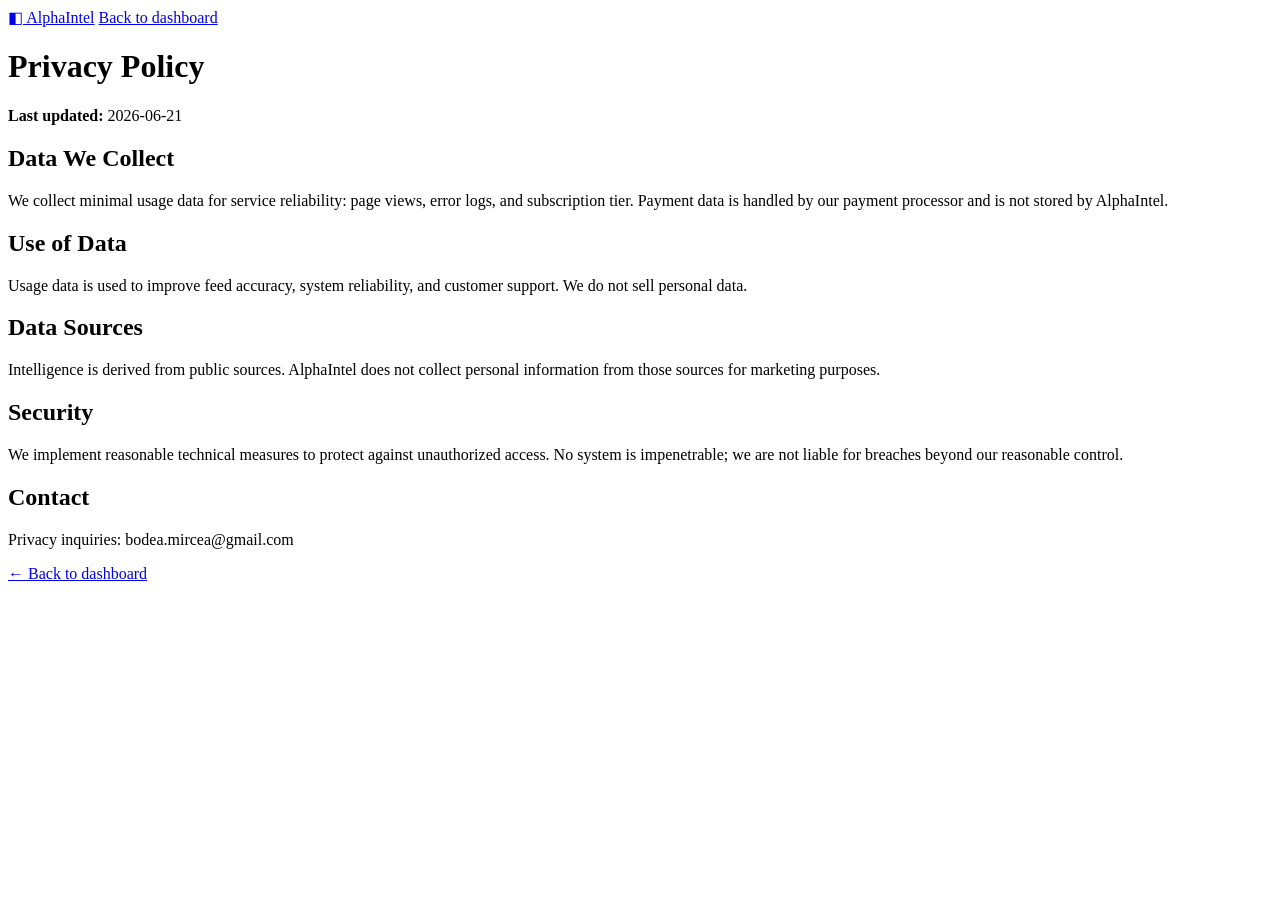
<file: privacy.html>
<!DOCTYPE html>
<html lang="en">
<head>
<meta charset="UTF-8">
<meta name="viewport" content="width=device-width, initial-scale=1.0">
<title>Privacy Policy — AlphaIntel</title>
<link rel="stylesheet" href="style.css">
</head>
<body>
<header class="topbar">
  <a class="brand" href="index.html"><span class="logo">◧</span> <span>AlphaIntel</span></a>
  <a class="cta" href="index.html">Back to dashboard</a>
</header>
<main class="legal">
  <h1>Privacy Policy</h1>
  <p><strong>Last updated:</strong> 2026-06-21</p>
  <h2>Data We Collect</h2>
  <p>We collect minimal usage data for service reliability: page views, error logs, and subscription tier. Payment data is handled by our payment processor and is not stored by AlphaIntel.</p>
  <h2>Use of Data</h2>
  <p>Usage data is used to improve feed accuracy, system reliability, and customer support. We do not sell personal data.</p>
  <h2>Data Sources</h2>
  <p>Intelligence is derived from public sources. AlphaIntel does not collect personal information from those sources for marketing purposes.</p>
  <h2>Security</h2>
  <p>We implement reasonable technical measures to protect against unauthorized access. No system is impenetrable; we are not liable for breaches beyond our reasonable control.</p>
  <h2>Contact</h2>
  <p>Privacy inquiries: bodea.mircea@gmail.com</p>
  <p><a href="index.html">← Back to dashboard</a></p>
</main>
</body>
</html>
</file>
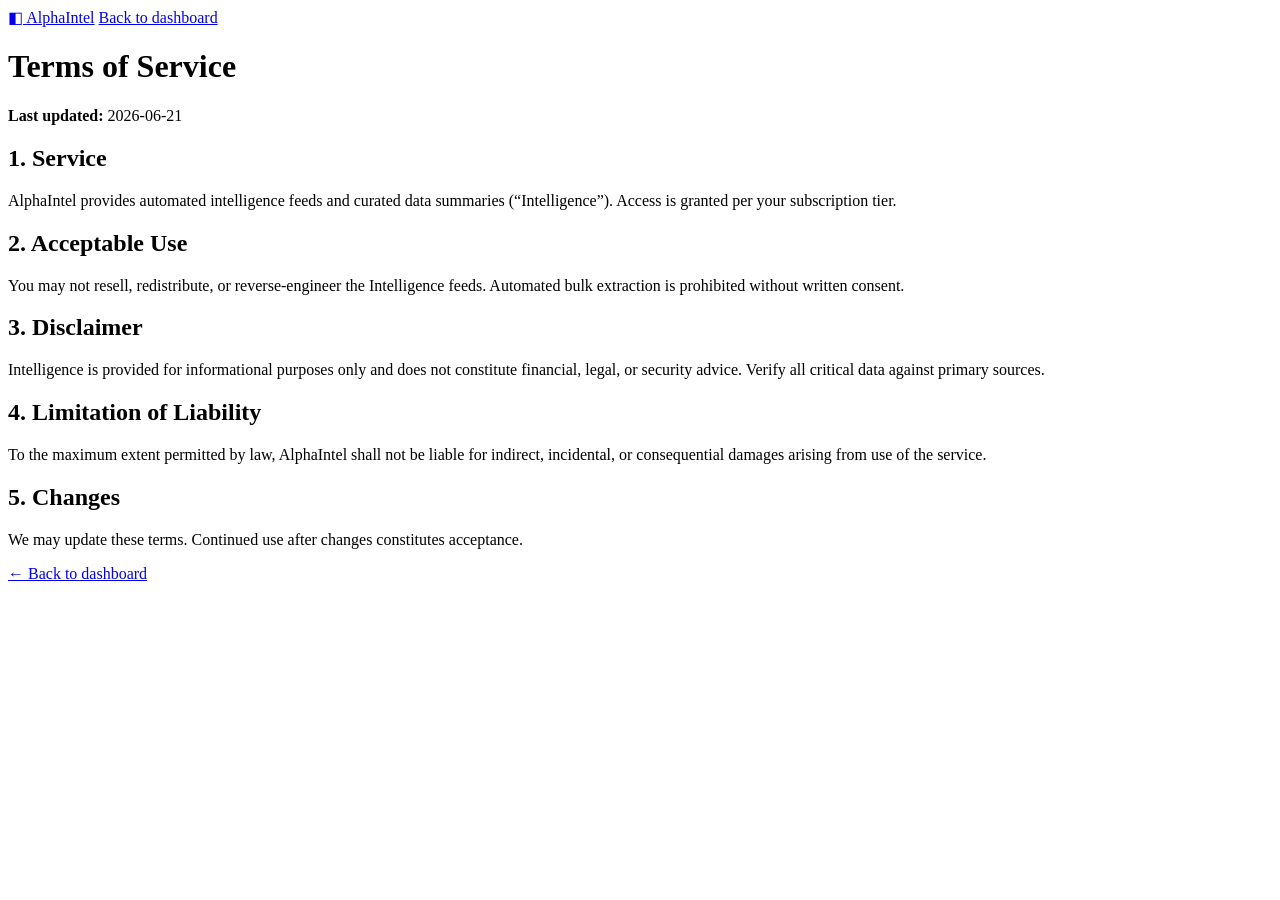
<file: terms.html>
<!DOCTYPE html>
<html lang="en">
<head>
<meta charset="UTF-8">
<meta name="viewport" content="width=device-width, initial-scale=1.0">
<title>Terms of Service — AlphaIntel</title>
<link rel="stylesheet" href="style.css">
</head>
<body>
<header class="topbar">
  <a class="brand" href="index.html"><span class="logo">◧</span> <span>AlphaIntel</span></a>
  <a class="cta" href="index.html">Back to dashboard</a>
</header>
<main class="legal">
  <h1>Terms of Service</h1>
  <p><strong>Last updated:</strong> 2026-06-21</p>
  <h2>1. Service</h2>
  <p>AlphaIntel provides automated intelligence feeds and curated data summaries (“Intelligence”). Access is granted per your subscription tier.</p>
  <h2>2. Acceptable Use</h2>
  <p>You may not resell, redistribute, or reverse-engineer the Intelligence feeds. Automated bulk extraction is prohibited without written consent.</p>
  <h2>3. Disclaimer</h2>
  <p>Intelligence is provided for informational purposes only and does not constitute financial, legal, or security advice. Verify all critical data against primary sources.</p>
  <h2>4. Limitation of Liability</h2>
  <p>To the maximum extent permitted by law, AlphaIntel shall not be liable for indirect, incidental, or consequential damages arising from use of the service.</p>
  <h2>5. Changes</h2>
  <p>We may update these terms. Continued use after changes constitutes acceptance.</p>
  <p><a href="index.html">← Back to dashboard</a></p>
</main>
</body>
</html>
</file>
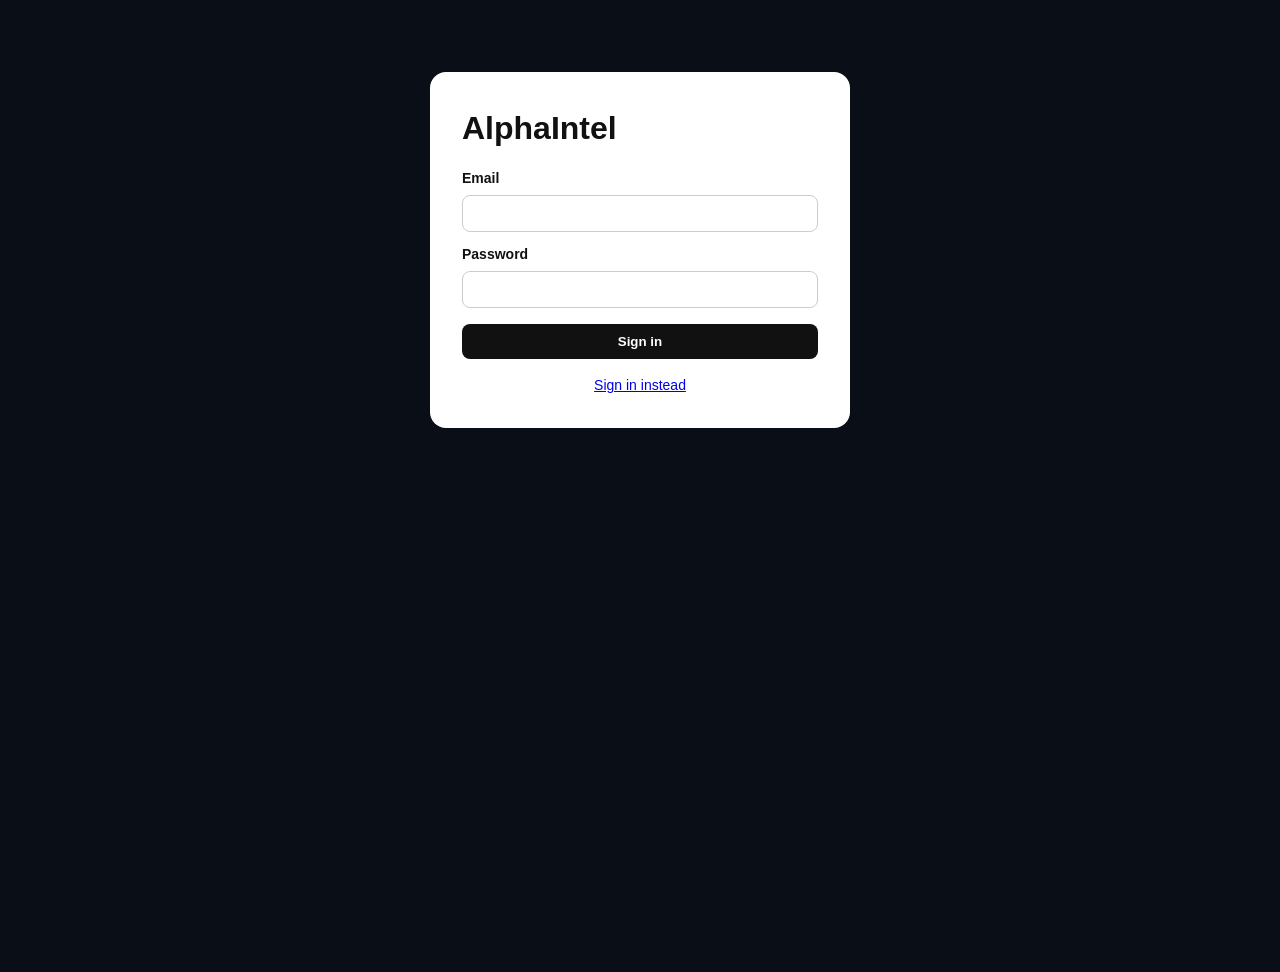
<file: intel/web/login.html>
<!DOCTYPE html>
<html lang="en">
<head>
<meta charset="UTF-8">
<meta name="viewport" content="width=device-width, initial-scale=1.0">
<title>AlphaIntel - Login</title>
<link rel="stylesheet" href="style.css">
<style>
.auth-card{max-width:420px;margin:8vh auto;padding:32px;border-radius:16px;background:#fff;color:#111}
.auth-card h1{margin-top:0;margin-bottom:16px}
.auth-card label{display:block;font-size:14px;font-weight:600;margin-top:12px}
.auth-card input{width:100%;padding:10px 12px;border-radius:8px;border:1px solid #ccc;margin-top:6px}
.auth-card button{width:100%;padding:10px 12px;margin-top:16px;border-radius:8px;border:0;background:#111;color:#fff;font-weight:600;cursor:pointer}
.auth-card .alt{margin-top:16px;text-align:center;font-size:14px}
</style>
</head>
<body>
  <main class="auth-card" role="main">
    <h1>AlphaIntel</h1>
    <label for="email">Email</label>
    <input id="email" type="email" autocomplete="email" required>
    <label for="password">Password</label>
    <input id="password" type="password" autocomplete="current-password" required>
    <button id="login">Sign in</button>
    <div class="alt">
      <a href="#" id="to-register">Create account</a>
    </div>
    <p id="error" style="color:#b00020"></p>
  </main>

  <script>
    (function(){
      var mode = localStorage.getItem('alphaintel.mode') || 'login';
      function setMode(m){mode=m;localStorage.setItem('alphaintel.mode',m)}
      document.getElementById('login').textContent = mode==='login'?'Sign in':'Create account';
      document.getElementById('to-register').textContent = mode==='login'?'Sign in instead':'Create account';
      setMode(mode);
      document.getElementById('to-register').addEventListener('click',function(e){
        e.preventDefault();
        var next = mode==='login'?'register':'login';
        setMode(next);
        document.getElementById('error').textContent='';
        document.getElementById('login').textContent = next==='login'?'Sign in':'Create account';
        document.getElementById('to-register').textContent = next==='login'?'Create account':'Sign in instead';
      });
      document.getElementById('login').addEventListener('click',function(){
        var payload = {
          email: document.getElementById('email').value.trim(),
          password: document.getElementById('password').value,
          tier: mode==='register' ? 'free' : undefined
        };
        var path = mode==='register' ? '/auth/register' : '/auth/login';
        fetch(path, {
          method:'POST',
          headers:{'Content-Type':'application/json'},
          body: JSON.stringify(payload)
        }).then(function(r){ return r.json().then(function(d){return {status:r.status,data:d};}); })
          .then(function(res){
            if (res.status >= 400){ throw new Error((res.data && res.data.detail) || 'auth_failed'); }
            if (res.data && res.data.token){
              localStorage.setItem('alphaintel.token', res.data.token);
              localStorage.setItem('alphaintel.tier', res.data.tier || 'free');
              window.location.href = '/intel/web/index.html';
            } else if (res.data && res.data.user_id){
              // register success likely without token due to demo store; try login next.
              throw new Error('registered_without_token');
            } else {
              throw new Error('unexpected_response');
            }
          })
          .catch(function(err){
            document.getElementById('error').textContent = err.message || 'Error';
          });
      });
    })();
  </script>
</body>
</html>
</file>
<file: style.css>
.timestamp {
    font-size: 0.75rem;
    color: var(--text-secondary);
}

#last-refreshed {
    margin-left: 0.5rem;
    font-variant-numeric: tabular-nums;
}
</file>
<file: intel/web/style.css>
/* AlphaIntel Production Stylesheet — signal-centric B2B dashboard */

/* Reset */
* { box-sizing: border-box; margin: 0; padding: 0; }
:root {
  --bg-deep: #0a0e17;
  --bg-card: #121824;
  --bg-border: #1f293d;
  --text-primary: #f1f5f9;
  --text-secondary: #94a3b8;
  --accent-green: #10b981;
  --accent-blue: #3b82f6;
  --accent-amber: #f59e0b;
  --accent-red: #ef4444;
  --radius: 12px;
  --radius-sm: 6px;
}

html { scroll-behavior: smooth; }

body {
  background: var(--bg-deep);
  color: var(--text-primary);
  font-family: -apple-system, BlinkMacSystemFont, "Segoe UI", Roboto, Helvetica, Arial, sans-serif;
  line-height: 1.5;
  min-height: 100vh;
}

/* Header */
header {
  position: sticky;
  top: 0;
  z-index: 50;
  background: rgba(10,14,23,0.94);
  backdrop-filter: blur(10px);
  border-bottom: 1px solid var(--bg-border);
  padding: 14px 24px;
}

.logo-area {
  display: flex;
  align-items: center;
  justify-content: space-between;
  gap: 16px;
  margin-bottom: 12px;
}

.logo-area h1 {
  font-size: 1.35rem;
  font-weight: 700;
  letter-spacing: -0.04em;
}

.logo-area span {
  color: var(--accent-blue);
}

.nav-link {
  color: var(--text-secondary);
  text-decoration: none;
  font-size: 13px;
  font-weight: 500;
}

.nav-link:hover {
  color: var(--text-primary);
}

.controls {
  display: flex;
  gap: 12px;
  align-items: center;
  flex-wrap: wrap;
}

.search-wrap {
  flex: 1 1 260px;
  max-width: 420px;
}

.search-wrap input {
  width: 100%;
  background: var(--bg-card);
  color: var(--text-primary);
  border: 1px solid var(--bg-border);
  border-radius: var(--radius-sm);
  padding: 9px 12px;
  font-size: 13px;
  outline: none;
}

.search-wrap input:focus {
  border-color: var(--accent-blue);
}

.filter-tabs {
  display: flex;
  gap: 6px;
  flex-wrap: wrap;
}

.tab {
  background: var(--bg-card);
  color: var(--text-secondary);
  border: 1px solid var(--bg-border);
  border-radius: var(--radius-sm);
  padding: 7px 12px;
  font-size: 12px;
  font-weight: 600;
  cursor: pointer;
  text-transform: uppercase;
  letter-spacing: 0.06em;
}

.tab.active {
  background: var(--accent-blue);
  color: #fff;
  border-color: var(--accent-blue);
}

.tab:hover:not(.active) {
  border-color: #334155;
  color: var(--text-primary);
}

/* Grid */
.intel-grid {
  display: grid;
  grid-template-columns: repeat(auto-fill, minmax(360px, 1fr));
  gap: 14px;
  padding: 22px 24px 40px;
  max-width: 1400px;
  margin: 0 auto;
}

/* Card — interactive */
.card {
  background: var(--bg-card);
  border: 1px solid var(--bg-border);
  border-radius: var(--radius);
  padding: 1.1rem 1.25rem;
  display: flex;
  flex-direction: column;
  gap: 0.6rem;
  box-shadow: 0 1px 2px rgba(0,0,0,0.2);
  animation: fadeUp 0.35s ease both;
  transition: border-color 0.18s ease, transform 0.18s ease, box-shadow 0.18s ease;
  outline: none;
  cursor: pointer;
}

.card:hover {
  border-color: #2f3a4d;
  transform: translateY(-2px);
  box-shadow: 0 8px 22px rgba(0,0,0,0.25);
}

.card:focus-visible {
  border-color: var(--accent-blue);
  box-shadow: 0 0 0 3px rgba(59,130,246,0.35);
}

.card:active {
  transform: translateY(0);
}

.source-link::after {
  content: " ↗";
  font-size: 10px;
  opacity: 0.7;
}
.source-link:hover::after {
  opacity: 1;
}

.ticker {
  cursor: pointer;
  transition: background 0.15s ease, border-color 0.15s ease;
}

.ticker:hover {
  background: rgba(255,255,255,0.08);
  border-color: #334155;
}

.card-body ul {
  max-height: 72px;
  overflow: hidden;
  transition: max-height 0.25s ease;
}

.card.expanded .card-body ul {
  max-height: 320px;
}

.card .expand-hint {
  font-size: 11px;
  color: var(--accent-blue);
  margin-top: 2px;
  cursor: pointer;
  user-select: none;
  opacity: 0.85;
}

.card .expand-hint:hover {
  opacity: 1;
  text-decoration: underline;
}

.card.expanded .expand-hint::after {
  content: " (collapse)";
}

.card:not(.expanded) .expand-hint::after {
  content: " (read more)";
}

.card-body h3 {
  cursor: pointer;
}

.card-body h3:hover {
  color: var(--accent-blue);
  transition: color 0.15s ease;
}

.card-footer .source-link {
  pointer-events: auto;
}

@keyframes fadeUp {
  from { opacity: 0; transform: translateY(6px); }
  to { opacity: 1; transform: translateY(0); }
}

.card-header {
  display: flex;
  align-items: center;
  justify-content: space-between;
  gap: 8px;
  flex-wrap: wrap;
}

.tags {
  display: flex;
  gap: 6px;
  flex-wrap: wrap;
}

.tag {
  font-size: 10px;
  font-weight: 700;
  text-transform: uppercase;
  padding: 3px 8px;
  border-radius: 4px;
  letter-spacing: 0.06em;
  white-space: nowrap;
}

.tag.security { background: rgba(59,130,246,0.15); color: var(--accent-blue); }
.tag.trends   { background: rgba(245,158,11,0.15); color: var(--accent-amber); }
.tag.finance  { background: rgba(16,185,129,0.15); color: var(--accent-green); }
.tag.geopower { background: rgba(239,68,68,0.15); color: var(--accent-red); }

.tag.event {
  background: rgba(99,102,241,0.12);
  color: #818cf8;
}

.ticker-row {
  display: flex;
  gap: 4px;
  flex-wrap: wrap;
}

.ticker {
  font-family: ui-monospace, SFMono-Regular, Menlo, monospace;
  font-size: 11px;
  background: rgba(255,255,255,0.04);
  border: 1px solid var(--bg-border);
  padding: 2px 6px;
  border-radius: 4px;
  color: #e2e8f0;
}

.timestamp {
  font-size: 12px;
  color: var(--text-secondary);
  font-variant-numeric: tabular-nums;
}

.card-body h3 {
  font-size: 1.05rem;
  font-weight: 600;
  color: var(--text-primary);
  line-height: 1.3;
}

.card-body ul {
  list-style: none;
  display: flex;
  flex-direction: column;
  gap: 0.35rem;
}

.card-body li {
  font-size: 0.85rem;
  color: var(--text-secondary);
  padding-left: 1rem;
  position: relative;
}

.card-body li::before {
  content: "•";
  color: var(--bg-border);
  font-weight: bold;
  position: absolute;
  left: 0;
}

.card-footer {
  margin-top: 0.5rem;
  padding-top: 0.65rem;
  border-top: 1px solid var(--bg-border);
  display: flex;
  justify-content: space-between;
  align-items: center;
  font-size: 12px;
  color: var(--text-secondary);
  gap: 8px;
  flex-wrap: wrap;
}

.impact {
  font-weight: 700;
  text-transform: uppercase;
  letter-spacing: 0.06em;
  font-size: 11px;
}

.impact.high { color: var(--accent-red); }
.impact.medium { color: var(--accent-amber); }
.impact.low { color: var(--accent-green); }

.source-link {
  color: var(--accent-blue);
  text-decoration: none;
  font-size: 12px;
}

.source-link:hover {
  text-decoration: underline;
}

/* States */
.state-message {
  text-align: center;
  padding: 4rem 2rem;
  color: var(--text-secondary);
}

.state-message.error {
  color: var(--accent-red);
}

.spinner {
  width: 22px;
  height: 22px;
  border: 2px solid var(--bg-border);
  border-top-color: var(--accent-blue);
  border-radius: 50%;
  animation: spin 0.7s linear infinite;
  margin: 0 auto 1rem;
}

@keyframes spin {
  to { transform: rotate(360deg); }
}

.diagnostics {
  margin: 14px 24px 0;
  font-family: ui-monospace, SFMono-Regular, Menlo, monospace;
  font-size: 11px;
  color: var(--text-secondary);
  padding: 10px 12px;
  border-radius: var(--radius-sm);
  background: var(--bg-card);
  border: 1px solid var(--bg-border);
}

.diagnostics.ok {
  color: var(--accent-green);
}

.diagnostics.error {
  color: var(--accent-red);
}

.skip-link {
  position: absolute;
  top: -44px;
  left: 0;
  background: var(--accent-blue);
  color: #fff;
  padding: 8px 12px;
  border-radius: 0 0 6px 0;
  text-decoration: none;
  font-size: 13px;
  font-weight: 600;
  z-index: 100;
}

.skip-link:focus {
  top: 0;
}

.sr-only {
  position: absolute;
  width: 1px;
  height: 1px;
  padding: 0;
  margin: -1px;
  overflow: hidden;
  clip: rect(0,0,0,0);
  white-space: nowrap;
  border: 0;
}

.foot {
  padding: 1.25rem 24px;
  color: var(--text-secondary);
  font-size: 12px;
  border-top: 1px solid var(--bg-border);
  display: flex;
  justify-content: space-between;
  align-items: center;
  gap: 12px;
  flex-wrap: wrap;
}

.foot a {
  color: var(--accent-blue);
  text-decoration: none;
}

/* Responsive */
@media (max-width: 780px) {
  .intel-grid {
    grid-template-columns: 1fr;
  }

  .controls {
    flex-direction: column;
    align-items: stretch;
  }

  .filter-tabs {
    overflow-x: auto;
    flex-wrap: nowrap;
    padding-bottom: 4px;
  }

  .tab {
    flex: 0 0 auto;
  }

  header {
    padding: 12px 16px;
  }

  .intel-grid {
    padding: 16px;
  }
}
</file>
